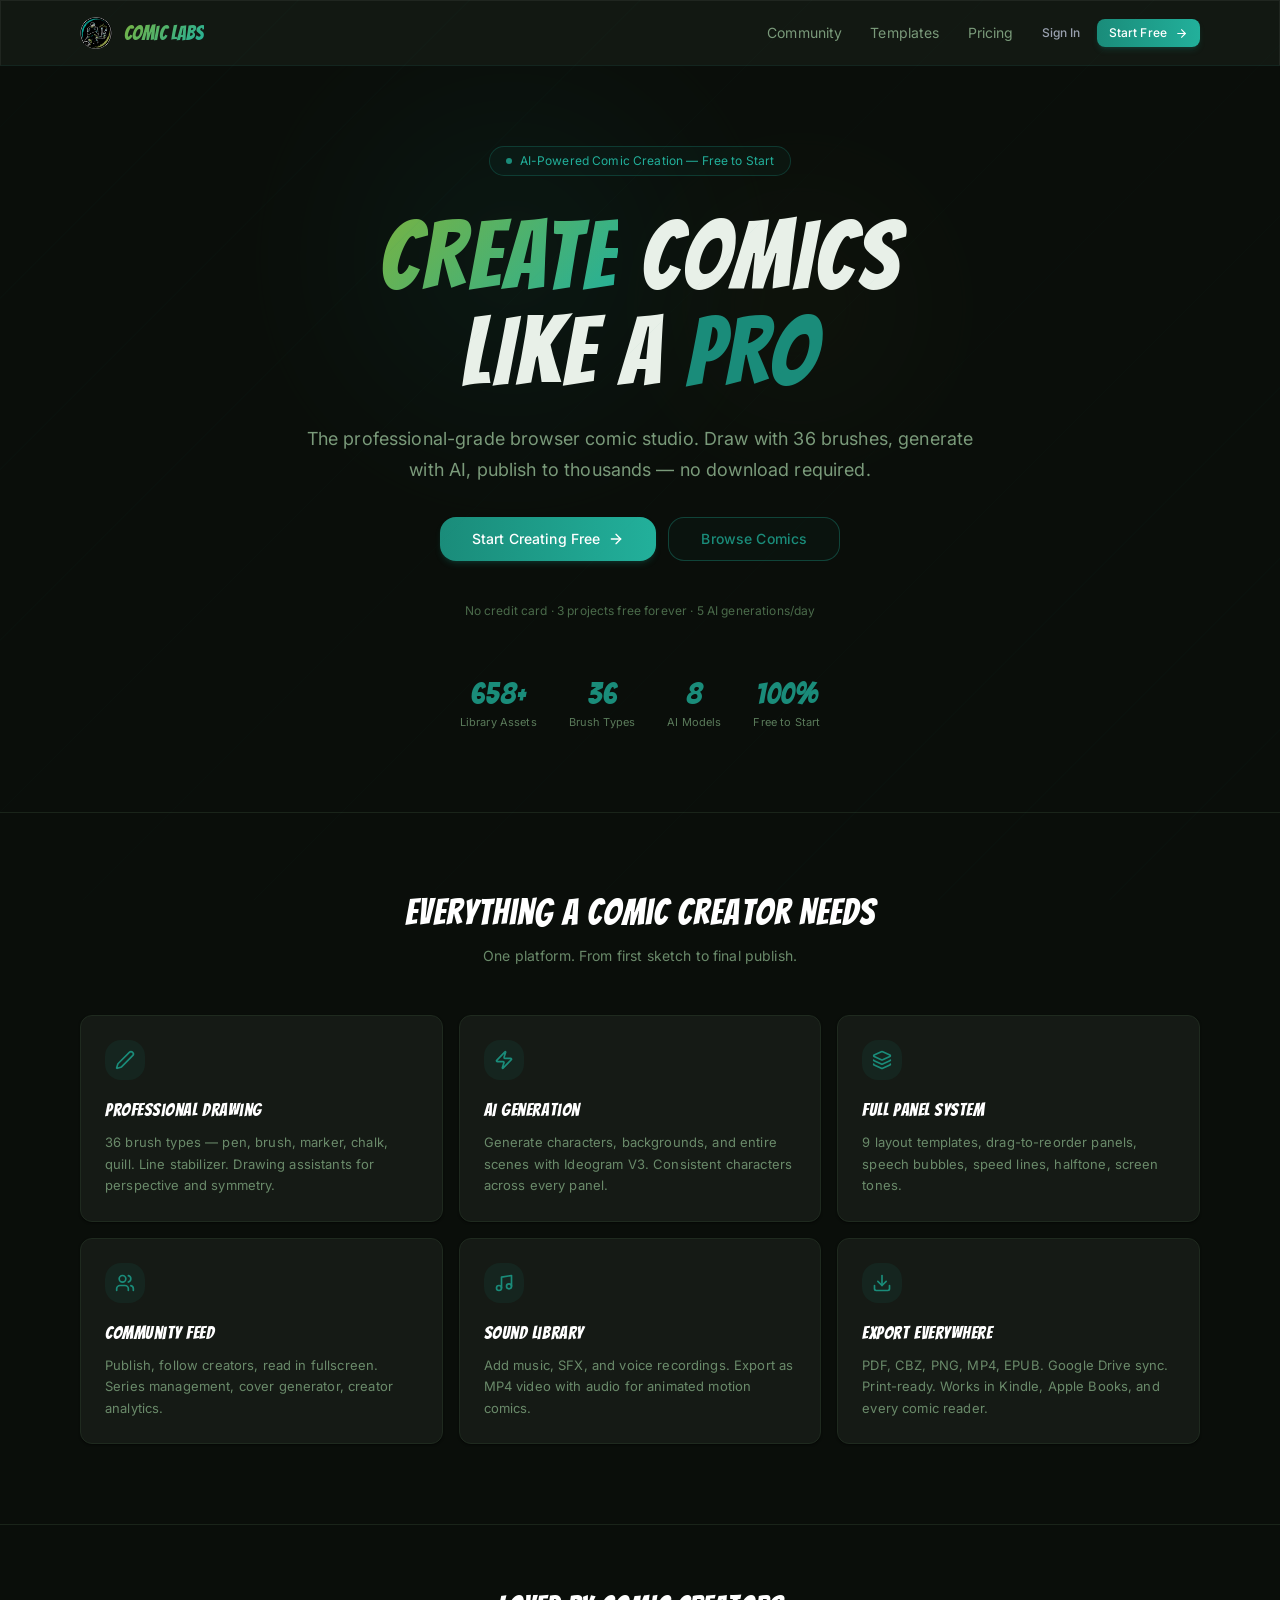
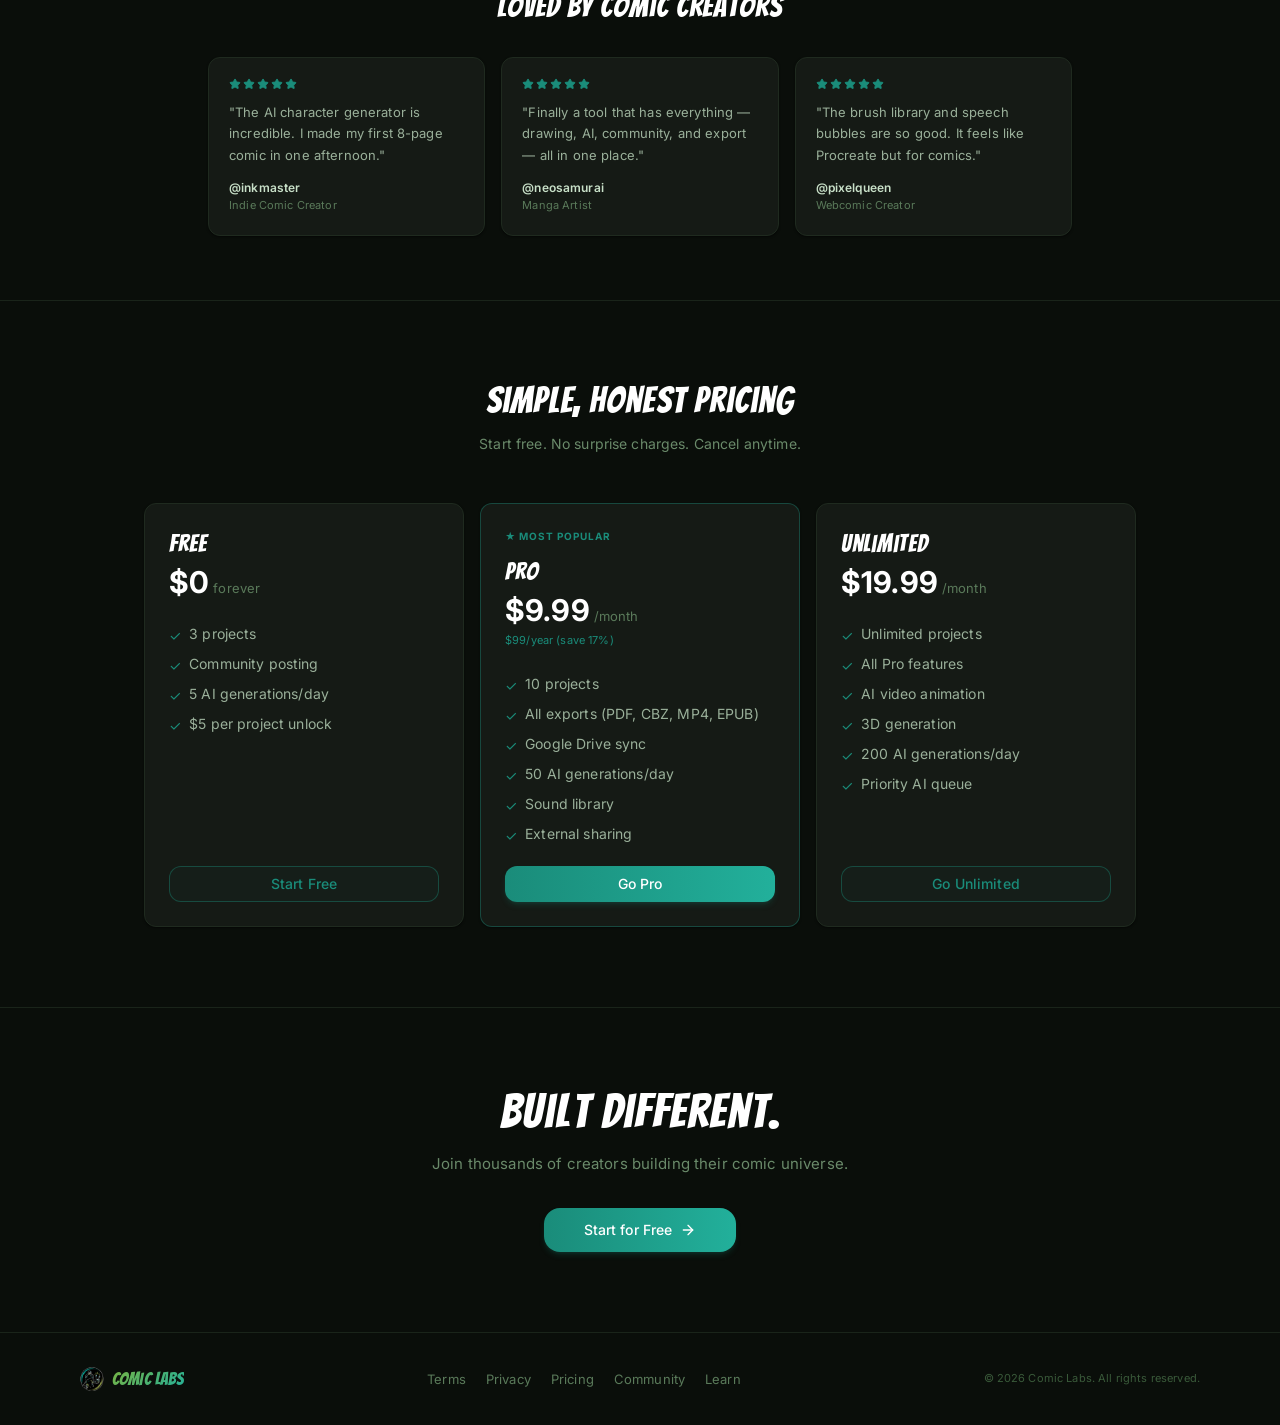
<file: index.html>
<!doctype html>
<html lang="en">
  <head>
    <meta charset="UTF-8" />
    <link rel="icon" href="/logo.png" />
    <meta name="viewport" content="width=device-width, initial-scale=1.0" />
    <title>Comic Labs — AI Comic Book Creator | Build Your Comic World</title>
    <meta name="description" content="Comic Labs is the professional comic creation studio. Draw, generate characters with AI, animate panels, and publish your comics — all in your browser. Free to start." />
    <meta name="keywords" content="comic book creator, AI comic maker, comic strip maker, manga creator, digital comics, comic art tool, AI image generation, comic book software online" />
    <meta name="author" content="Comic Labs" />
    <meta name="robots" content="index, follow" />
    <link rel="canonical" href="https://comiclab.app/" />

    <!-- Open Graph -->
    <meta property="og:type" content="website" />
    <meta property="og:url" content="https://comiclab.app/" />
    <meta property="og:title" content="Comic Labs — AI Comic Book Creator" />
    <meta property="og:description" content="Create professional comics with AI. Draw, generate, animate, and publish — all in your browser. Free to start." />
    <meta property="og:image" content="https://comiclab.app/logo.png" />
    <meta property="og:site_name" content="Comic Labs" />

    <!-- Twitter Card -->
    <meta name="twitter:card" content="summary_large_image" />
    <meta name="twitter:title" content="Comic Labs — AI Comic Book Creator" />
    <meta name="twitter:description" content="Create professional comics with AI. Free to start." />
    <meta name="twitter:image" content="https://comiclab.app/logo.png" />

    <meta name="theme-color" content="#0D0D0D" />
    <link rel="sitemap" type="application/xml" href="/sitemap.xml" />
    <link rel="manifest" href="/manifest.json" />
    <link rel="apple-touch-icon" href="/logo.png" />
    <meta name="apple-mobile-web-app-capable" content="yes" />
    <meta name="apple-mobile-web-app-status-bar-style" content="black-translucent" />
    <meta name="apple-mobile-web-app-title" content="Comic Labs" />

    <!-- Structured data -->
    <script type="application/ld+json">
    {
      "@context": "https://schema.org",
      "@type": "WebApplication",
      "name": "Comic Labs",
      "url": "https://comiclab.app",
      "description": "Professional comic book creation studio with AI-powered character generation, canvas editor, and publishing tools.",
      "applicationCategory": "DesignApplication",
      "operatingSystem": "Web Browser",
      "offers": [
        {"@type": "Offer", "price": "0", "priceCurrency": "USD", "name": "Free Plan"},
        {"@type": "Offer", "price": "9.99", "priceCurrency": "USD", "name": "Pro Plan"}
      ]
    }
    </script>
    <script type="module" crossorigin src="/assets/index-CdF2ZwtG.js"></script>
    <link rel="stylesheet" crossorigin href="/assets/index-DGoIVR2B.css">
  </head>
  <body>
    <div id="root"></div>
  </body>
</html>
</file>
<file: assets/index-DGoIVR2B.css>
@import "https://fonts.googleapis.com/css2?family=Bangers&family=Inter:wght@300;400;500;600;700&family=JetBrains+Mono&family=Permanent+Marker&family=Patrick+Hand&family=Anton&family=Oswald:wght@400;700&family=Boogaloo&family=Abril+Fatface&family=Special+Elite&family=Black+Ops+One&family=Creepster&family=Press+Start+2P&family=VT323&family=Righteous&family=Russo+One&family=Alfa+Slab+One&family=Bebas+Neue&family=Lilita+One&family=Fredoka+One&family=Exo+2:wght@700&family=Luckiest+Guy&family=Bungee&family=Bungee+Inline&family=Chewy&family=Titan+One&family=Sigmar+One&family=Bowlby+One+SC&family=Passion+One:wght@400;700&family=Bevan&family=Staatliches&family=Monoton&family=Knewave&family=Nosifer&family=Butcherman&family=Metal+Mania&family=Eater&family=Caveat:wght@400;700&family=Indie+Flower&family=Amatic+SC:wght@400;700&family=Kalam:wght@400;700&family=Architects+Daughter&family=Shadows+Into+Light&family=Gloria+Hallelujah&family=Rock+Salt&family=Baloo+2:wght@400;600;800&display=swap";@layer components;@layer properties{@supports (((-webkit-hyphens:none)) and (not (margin-trim:inline))) or ((-moz-orient:inline) and (not (color:rgb(from red r g b)))){*,:before,:after,::backdrop{--tw-translate-x:0;--tw-translate-y:0;--tw-translate-z:0;--tw-scale-x:1;--tw-scale-y:1;--tw-scale-z:1;--tw-rotate-x:initial;--tw-rotate-y:initial;--tw-rotate-z:initial;--tw-skew-x:initial;--tw-skew-y:initial;--tw-space-y-reverse:0;--tw-border-style:solid;--tw-gradient-position:initial;--tw-gradient-from:#0000;--tw-gradient-via:#0000;--tw-gradient-to:#0000;--tw-gradient-stops:initial;--tw-gradient-via-stops:initial;--tw-gradient-from-position:0%;--tw-gradient-via-position:50%;--tw-gradient-to-position:100%;--tw-leading:initial;--tw-font-weight:initial;--tw-tracking:initial;--tw-shadow:0 0 #0000;--tw-shadow-color:initial;--tw-shadow-alpha:100%;--tw-inset-shadow:0 0 #0000;--tw-inset-shadow-color:initial;--tw-inset-shadow-alpha:100%;--tw-ring-color:initial;--tw-ring-shadow:0 0 #0000;--tw-inset-ring-color:initial;--tw-inset-ring-shadow:0 0 #0000;--tw-ring-inset:initial;--tw-ring-offset-width:0px;--tw-ring-offset-color:#fff;--tw-ring-offset-shadow:0 0 #0000;--tw-outline-style:solid;--tw-blur:initial;--tw-brightness:initial;--tw-contrast:initial;--tw-grayscale:initial;--tw-hue-rotate:initial;--tw-invert:initial;--tw-opacity:initial;--tw-saturate:initial;--tw-sepia:initial;--tw-drop-shadow:initial;--tw-drop-shadow-color:initial;--tw-drop-shadow-alpha:100%;--tw-drop-shadow-size:initial;--tw-backdrop-blur:initial;--tw-backdrop-brightness:initial;--tw-backdrop-contrast:initial;--tw-backdrop-grayscale:initial;--tw-backdrop-hue-rotate:initial;--tw-backdrop-invert:initial;--tw-backdrop-opacity:initial;--tw-backdrop-saturate:initial;--tw-backdrop-sepia:initial;--tw-duration:initial}}}@layer theme{:root,:host{--font-sans:ui-sans-serif, system-ui, sans-serif, "Apple Color Emoji", "Segoe UI Emoji", "Segoe UI Symbol", "Noto Color Emoji";--font-mono:"JetBrains Mono", monospace;--color-red-300:oklch(80.8% .114 19.571);--color-red-400:oklch(70.4% .191 22.216);--color-red-500:oklch(63.7% .237 25.331);--color-red-600:oklch(57.7% .245 27.325);--color-red-900:oklch(39.6% .141 25.723);--color-orange-400:oklch(75% .183 55.934);--color-orange-500:oklch(70.5% .213 47.604);--color-orange-600:oklch(64.6% .222 41.116);--color-amber-100:oklch(96.2% .059 95.617);--color-amber-400:oklch(82.8% .189 84.429);--color-amber-500:oklch(76.9% .188 70.08);--color-amber-600:oklch(66.6% .179 58.318);--color-amber-700:oklch(55.5% .163 48.998);--color-amber-800:oklch(47.3% .137 46.201);--color-amber-900:oklch(41.4% .112 45.904);--color-yellow-100:oklch(97.3% .071 103.193);--color-yellow-200:oklch(94.5% .129 101.54);--color-yellow-300:oklch(90.5% .182 98.111);--color-yellow-400:oklch(85.2% .199 91.936);--color-yellow-500:oklch(79.5% .184 86.047);--color-yellow-600:oklch(68.1% .162 75.834);--color-green-300:oklch(87.1% .15 154.449);--color-green-400:oklch(79.2% .209 151.711);--color-green-500:oklch(72.3% .219 149.579);--color-green-600:oklch(62.7% .194 149.214);--color-green-700:oklch(52.7% .154 150.069);--color-teal-400:oklch(77.7% .152 181.912);--color-teal-500:oklch(70.4% .14 182.503);--color-teal-600:oklch(60% .118 184.704);--color-cyan-300:oklch(86.5% .127 207.078);--color-cyan-400:oklch(78.9% .154 211.53);--color-blue-100:oklch(93.2% .032 255.585);--color-blue-200:oklch(88.2% .059 254.128);--color-blue-300:oklch(80.9% .105 251.813);--color-blue-400:oklch(70.7% .165 254.624);--color-blue-500:oklch(62.3% .214 259.815);--color-blue-600:oklch(54.6% .245 262.881);--color-blue-900:oklch(37.9% .146 265.522);--color-indigo-300:oklch(78.5% .115 274.713);--color-indigo-900:oklch(35.9% .144 278.697);--color-purple-300:oklch(82.7% .119 306.383);--color-purple-400:oklch(71.4% .203 305.504);--color-purple-500:oklch(62.7% .265 303.9);--color-purple-600:oklch(55.8% .288 302.321);--color-purple-900:oklch(38.1% .176 304.987);--color-pink-300:oklch(82.3% .12 346.018);--color-pink-400:oklch(71.8% .202 349.761);--color-pink-500:oklch(65.6% .241 354.308);--color-gray-200:oklch(92.8% .006 264.531);--color-gray-300:oklch(87.2% .01 258.338);--color-gray-400:oklch(70.7% .022 261.325);--color-gray-500:oklch(55.1% .027 264.364);--color-gray-600:oklch(44.6% .03 256.802);--color-gray-700:oklch(37.3% .034 259.733);--color-gray-800:oklch(27.8% .033 256.848);--color-gray-900:oklch(21% .034 264.665);--color-stone-300:oklch(86.9% .005 56.366);--color-stone-500:oklch(55.3% .013 58.071);--color-stone-600:oklch(44.4% .011 73.639);--color-black:#000;--color-white:#fff;--spacing:.25rem;--container-sm:24rem;--container-md:28rem;--container-lg:32rem;--container-xl:36rem;--container-2xl:42rem;--container-3xl:48rem;--container-4xl:56rem;--container-5xl:64rem;--container-6xl:72rem;--container-7xl:80rem;--text-xs:.75rem;--text-xs--line-height:calc(1 / .75);--text-sm:.875rem;--text-sm--line-height:calc(1.25 / .875);--text-base:1rem;--text-base--line-height:calc(1.5 / 1);--text-lg:1.125rem;--text-lg--line-height:calc(1.75 / 1.125);--text-xl:1.25rem;--text-xl--line-height:calc(1.75 / 1.25);--text-2xl:1.5rem;--text-2xl--line-height:calc(2 / 1.5);--text-3xl:1.875rem;--text-3xl--line-height:calc(2.25 / 1.875);--text-4xl:2.25rem;--text-4xl--line-height:calc(2.5 / 2.25);--text-5xl:3rem;--text-5xl--line-height:1;--text-6xl:3.75rem;--text-6xl--line-height:1;--font-weight-medium:500;--font-weight-semibold:600;--font-weight-bold:700;--tracking-wide:.025em;--tracking-wider:.05em;--tracking-widest:.1em;--leading-tight:1.25;--leading-relaxed:1.625;--radius-sm:.25rem;--radius-md:.375rem;--radius-lg:.5rem;--radius-xl:.75rem;--shadow-sm:0 1px 3px 0 #0000001a, 0 1px 2px -1px #0000001a;--shadow-md:0 4px 6px -1px #0000001a, 0 2px 4px -2px #0000001a;--shadow-lg:0 10px 15px -3px #0000001a, 0 4px 6px -4px #0000001a;--ease-out:cubic-bezier(0, 0, .2, 1);--animate-spin:spin 1s linear infinite;--animate-pulse:pulse 2s cubic-bezier(.4, 0, .6, 1) infinite;--blur-sm:8px;--blur-md:12px;--aspect-video:16 / 9;--default-transition-duration:.15s;--default-transition-timing-function:cubic-bezier(.4, 0, .2, 1);--default-font-family:var(--font-sans);--default-mono-font-family:var(--font-mono);--color-olive:#4a5c2a;--color-olive-light:#5d7435;--color-green:#2d7a2d;--color-teal:#1a8c7a;--color-teal-light:#22b09b;--color-ink:#0d0d0d;--font-display:"Bangers", cursive;--font-body:"Inter", sans-serif}}@layer base{*,:after,:before,::backdrop{box-sizing:border-box;border:0 solid;margin:0;padding:0}::file-selector-button{box-sizing:border-box;border:0 solid;margin:0;padding:0}html,:host{-webkit-text-size-adjust:100%;tab-size:4;line-height:1.5;font-family:var(--default-font-family,ui-sans-serif, system-ui, sans-serif, "Apple Color Emoji", "Segoe UI Emoji", "Segoe UI Symbol", "Noto Color Emoji");font-feature-settings:var(--default-font-feature-settings,normal);font-variation-settings:var(--default-font-variation-settings,normal);-webkit-tap-highlight-color:transparent}hr{height:0;color:inherit;border-top-width:1px}abbr:where([title]){-webkit-text-decoration:underline dotted;text-decoration:underline dotted}h1,h2,h3,h4,h5,h6{font-size:inherit;font-weight:inherit}a{color:inherit;-webkit-text-decoration:inherit;-webkit-text-decoration:inherit;-webkit-text-decoration:inherit;-webkit-text-decoration:inherit;text-decoration:inherit}b,strong{font-weight:bolder}code,kbd,samp,pre{font-family:var(--default-mono-font-family,ui-monospace, SFMono-Regular, Menlo, Monaco, Consolas, "Liberation Mono", "Courier New", monospace);font-feature-settings:var(--default-mono-font-feature-settings,normal);font-variation-settings:var(--default-mono-font-variation-settings,normal);font-size:1em}small{font-size:80%}sub,sup{vertical-align:baseline;font-size:75%;line-height:0;position:relative}sub{bottom:-.25em}sup{top:-.5em}table{text-indent:0;border-color:inherit;border-collapse:collapse}:-moz-focusring{outline:auto}progress{vertical-align:baseline}summary{display:list-item}ol,ul,menu{list-style:none}img,svg,video,canvas,audio,iframe,embed,object{vertical-align:middle;display:block}img,video{max-width:100%;height:auto}button,input,select,optgroup,textarea{font:inherit;font-feature-settings:inherit;font-variation-settings:inherit;letter-spacing:inherit;color:inherit;opacity:1;background-color:#0000;border-radius:0}::file-selector-button{font:inherit;font-feature-settings:inherit;font-variation-settings:inherit;letter-spacing:inherit;color:inherit;opacity:1;background-color:#0000;border-radius:0}:where(select:is([multiple],[size])) optgroup{font-weight:bolder}:where(select:is([multiple],[size])) optgroup option{padding-inline-start:20px}::file-selector-button{margin-inline-end:4px}::placeholder{opacity:1}@supports (not ((-webkit-appearance:-apple-pay-button))) or (contain-intrinsic-size:1px){::placeholder{color:currentColor}@supports (color:color-mix(in lab, red, red)){::placeholder{color:color-mix(in oklab, currentcolor 50%, transparent)}}}textarea{resize:vertical}::-webkit-search-decoration{-webkit-appearance:none}::-webkit-date-and-time-value{min-height:1lh;text-align:inherit}::-webkit-datetime-edit{display:inline-flex}::-webkit-datetime-edit-fields-wrapper{padding:0}::-webkit-datetime-edit{padding-block:0}::-webkit-datetime-edit-year-field{padding-block:0}::-webkit-datetime-edit-month-field{padding-block:0}::-webkit-datetime-edit-day-field{padding-block:0}::-webkit-datetime-edit-hour-field{padding-block:0}::-webkit-datetime-edit-minute-field{padding-block:0}::-webkit-datetime-edit-second-field{padding-block:0}::-webkit-datetime-edit-millisecond-field{padding-block:0}::-webkit-datetime-edit-meridiem-field{padding-block:0}::-webkit-calendar-picker-indicator{line-height:1}:-moz-ui-invalid{box-shadow:none}button,input:where([type=button],[type=reset],[type=submit]){appearance:button}::file-selector-button{appearance:button}::-webkit-inner-spin-button{height:auto}::-webkit-outer-spin-button{height:auto}[hidden]:where(:not([hidden=until-found])){display:none!important}*{-webkit-user-select:none;user-select:none}input,textarea,[contenteditable]{-webkit-user-select:text;user-select:text}img,canvas{-webkit-user-drag:none;user-drag:none}body:after{content:"";pointer-events:none;z-index:99990;background-image:repeating-linear-gradient(-45deg,#0000 0 120px,#1a8c7a06 120px 121px);position:fixed;inset:0}*,:before,:after{box-sizing:border-box;margin:0;padding:0}html{scroll-behavior:smooth;-webkit-text-size-adjust:100%;-moz-text-size-adjust:100%;text-size-adjust:100%}html,body,#root{height:100%}body{color:#e8eae8;font-family:var(--font-body);-webkit-font-smoothing:antialiased;-moz-osx-font-smoothing:grayscale;letter-spacing:.01em;background-color:#0d0d0d;font-size:14px;line-height:1.6}h1,h2,h3,h4,h5,h6{font-family:var(--font-display);letter-spacing:.03em;color:#fff;line-height:1.2}.font-display{font-family:var(--font-display)}:focus-visible{outline-offset:2px;border-radius:var(--radius-sm);outline:2px solid #1a8c7a}::-webkit-scrollbar{width:4px;height:4px}::-webkit-scrollbar-track{background:0 0}::-webkit-scrollbar-thumb{background:#2a3a2a;border-radius:2px}::-webkit-scrollbar-thumb:hover{background:#1a8c7a}input,textarea,select{font-family:var(--font-body);font-size:13px}}@layer utilities{.pointer-events-auto{pointer-events:auto}.pointer-events-none{pointer-events:none}.invisible{visibility:hidden}.visible{visibility:visible}.absolute{position:absolute}.fixed{position:fixed}.relative{position:relative}.static{position:static}.sticky{position:sticky}.inset-0{inset:calc(var(--spacing) * 0)}.inset-3{inset:calc(var(--spacing) * 3)}.-top-0\.5{top:calc(var(--spacing) * -.5)}.-top-1{top:calc(var(--spacing) * -1)}.top-0{top:calc(var(--spacing) * 0)}.top-1{top:calc(var(--spacing) * 1)}.top-1\/2{top:50%}.top-2{top:calc(var(--spacing) * 2)}.top-4{top:calc(var(--spacing) * 4)}.top-5{top:calc(var(--spacing) * 5)}.top-10{top:calc(var(--spacing) * 10)}.top-20{top:calc(var(--spacing) * 20)}.-right-0\.5{right:calc(var(--spacing) * -.5)}.-right-1{right:calc(var(--spacing) * -1)}.right-0{right:calc(var(--spacing) * 0)}.right-1{right:calc(var(--spacing) * 1)}.right-1\/4{right:25%}.right-2{right:calc(var(--spacing) * 2)}.right-3{right:calc(var(--spacing) * 3)}.right-4{right:calc(var(--spacing) * 4)}.-bottom-1{bottom:calc(var(--spacing) * -1)}.bottom-0{bottom:calc(var(--spacing) * 0)}.bottom-4{bottom:calc(var(--spacing) * 4)}.left-0{left:calc(var(--spacing) * 0)}.left-1\/4{left:25%}.left-2{left:calc(var(--spacing) * 2)}.left-3{left:calc(var(--spacing) * 3)}.left-5{left:calc(var(--spacing) * 5)}.left-\[88px\]{left:88px}.left-full{left:100%}.isolate{isolation:isolate}.z-10{z-index:10}.z-20{z-index:20}.z-40{z-index:40}.z-50{z-index:50}.z-\[20\]{z-index:20}.z-\[30\]{z-index:30}.z-\[50\]{z-index:50}.z-\[100\]{z-index:100}.z-\[999\]{z-index:999}.z-\[1000\]{z-index:1000}.z-\[9998\]{z-index:9998}.z-\[9999\]{z-index:9999}.mx-auto{margin-inline:auto}.my-1{margin-block:calc(var(--spacing) * 1)}.my-3{margin-block:calc(var(--spacing) * 3)}.my-4{margin-block:calc(var(--spacing) * 4)}.my-5{margin-block:calc(var(--spacing) * 5)}.mt-0\.5{margin-top:calc(var(--spacing) * .5)}.mt-1{margin-top:calc(var(--spacing) * 1)}.mt-2{margin-top:calc(var(--spacing) * 2)}.mt-2\.5{margin-top:calc(var(--spacing) * 2.5)}.mt-3{margin-top:calc(var(--spacing) * 3)}.mt-4{margin-top:calc(var(--spacing) * 4)}.mt-6{margin-top:calc(var(--spacing) * 6)}.mt-8{margin-top:calc(var(--spacing) * 8)}.mt-14{margin-top:calc(var(--spacing) * 14)}.-mb-px{margin-bottom:-1px}.mb-0\.5{margin-bottom:calc(var(--spacing) * .5)}.mb-1{margin-bottom:calc(var(--spacing) * 1)}.mb-1\.5{margin-bottom:calc(var(--spacing) * 1.5)}.mb-2{margin-bottom:calc(var(--spacing) * 2)}.mb-3{margin-bottom:calc(var(--spacing) * 3)}.mb-4{margin-bottom:calc(var(--spacing) * 4)}.mb-5{margin-bottom:calc(var(--spacing) * 5)}.mb-6{margin-bottom:calc(var(--spacing) * 6)}.mb-8{margin-bottom:calc(var(--spacing) * 8)}.mb-10{margin-bottom:calc(var(--spacing) * 10)}.mb-12{margin-bottom:calc(var(--spacing) * 12)}.ml-0\.5{margin-left:calc(var(--spacing) * .5)}.ml-1{margin-left:calc(var(--spacing) * 1)}.ml-1\.5{margin-left:calc(var(--spacing) * 1.5)}.ml-4{margin-left:calc(var(--spacing) * 4)}.ml-auto{margin-left:auto}.line-clamp-2{-webkit-line-clamp:2;-webkit-box-orient:vertical;display:-webkit-box;overflow:hidden}.line-clamp-3{-webkit-line-clamp:3;-webkit-box-orient:vertical;display:-webkit-box;overflow:hidden}.block{display:block}.flex{display:flex}.grid{display:grid}.hidden{display:none}.inline{display:inline}.inline-block{display:inline-block}.inline-flex{display:inline-flex}.table{display:table}.aspect-\[2\/3\]{aspect-ratio:2/3}.aspect-\[3\/4\]{aspect-ratio:3/4}.aspect-\[4\/3\]{aspect-ratio:4/3}.aspect-square{aspect-ratio:1}.aspect-video{aspect-ratio:var(--aspect-video)}.h-1{height:calc(var(--spacing) * 1)}.h-1\.5{height:calc(var(--spacing) * 1.5)}.h-2{height:calc(var(--spacing) * 2)}.h-3{height:calc(var(--spacing) * 3)}.h-3\.5{height:calc(var(--spacing) * 3.5)}.h-4{height:calc(var(--spacing) * 4)}.h-5{height:calc(var(--spacing) * 5)}.h-6{height:calc(var(--spacing) * 6)}.h-7{height:calc(var(--spacing) * 7)}.h-8{height:calc(var(--spacing) * 8)}.h-9{height:calc(var(--spacing) * 9)}.h-10{height:calc(var(--spacing) * 10)}.h-11{height:calc(var(--spacing) * 11)}.h-12{height:calc(var(--spacing) * 12)}.h-14{height:calc(var(--spacing) * 14)}.h-16{height:calc(var(--spacing) * 16)}.h-20{height:calc(var(--spacing) * 20)}.h-32{height:calc(var(--spacing) * 32)}.h-80{height:calc(var(--spacing) * 80)}.h-96{height:calc(var(--spacing) * 96)}.h-full{height:100%}.h-px{height:1px}.h-screen{height:100vh}.max-h-36{max-height:calc(var(--spacing) * 36)}.max-h-80{max-height:calc(var(--spacing) * 80)}.max-h-\[85vh\]{max-height:85vh}.max-h-full{max-height:100%}.min-h-64{min-height:calc(var(--spacing) * 64)}.min-h-\[4px\]{min-height:4px}.min-h-full{min-height:100%}.min-h-screen{min-height:100vh}.w-1\.5{width:calc(var(--spacing) * 1.5)}.w-1\/2{width:50%}.w-2{width:calc(var(--spacing) * 2)}.w-3{width:calc(var(--spacing) * 3)}.w-3\.5{width:calc(var(--spacing) * 3.5)}.w-3\/4{width:75%}.w-4{width:calc(var(--spacing) * 4)}.w-5{width:calc(var(--spacing) * 5)}.w-6{width:calc(var(--spacing) * 6)}.w-7{width:calc(var(--spacing) * 7)}.w-8{width:calc(var(--spacing) * 8)}.w-9{width:calc(var(--spacing) * 9)}.w-10{width:calc(var(--spacing) * 10)}.w-12{width:calc(var(--spacing) * 12)}.w-14{width:calc(var(--spacing) * 14)}.w-16{width:calc(var(--spacing) * 16)}.w-20{width:calc(var(--spacing) * 20)}.w-28{width:calc(var(--spacing) * 28)}.w-36{width:calc(var(--spacing) * 36)}.w-40{width:calc(var(--spacing) * 40)}.w-44{width:calc(var(--spacing) * 44)}.w-48{width:calc(var(--spacing) * 48)}.w-52{width:calc(var(--spacing) * 52)}.w-56{width:calc(var(--spacing) * 56)}.w-60{width:calc(var(--spacing) * 60)}.w-64{width:calc(var(--spacing) * 64)}.w-72{width:calc(var(--spacing) * 72)}.w-80{width:calc(var(--spacing) * 80)}.w-96{width:calc(var(--spacing) * 96)}.w-\[88px\]{width:88px}.w-full{width:100%}.max-w-2xl{max-width:var(--container-2xl)}.max-w-3xl{max-width:var(--container-3xl)}.max-w-4xl{max-width:var(--container-4xl)}.max-w-5xl{max-width:var(--container-5xl)}.max-w-6xl{max-width:var(--container-6xl)}.max-w-7xl{max-width:var(--container-7xl)}.max-w-32{max-width:calc(var(--spacing) * 32)}.max-w-48{max-width:calc(var(--spacing) * 48)}.max-w-full{max-width:100%}.max-w-lg{max-width:var(--container-lg)}.max-w-md{max-width:var(--container-md)}.max-w-none{max-width:none}.max-w-sm{max-width:var(--container-sm)}.max-w-xl{max-width:var(--container-xl)}.min-w-0{min-width:calc(var(--spacing) * 0)}.min-w-72{min-width:calc(var(--spacing) * 72)}.min-w-\[160px\]{min-width:160px}.flex-1{flex:1}.shrink-0{flex-shrink:0}.-translate-y-1\/2{--tw-translate-y:calc(calc(1 / 2 * 100%) * -1);translate:var(--tw-translate-x) var(--tw-translate-y)}.scale-110{--tw-scale-x:110%;--tw-scale-y:110%;--tw-scale-z:110%;scale:var(--tw-scale-x) var(--tw-scale-y)}.transform{transform:var(--tw-rotate-x,) var(--tw-rotate-y,) var(--tw-rotate-z,) var(--tw-skew-x,) var(--tw-skew-y,)}.animate-pulse{animation:var(--animate-pulse)}.animate-spin{animation:var(--animate-spin)}.cursor-e-resize{cursor:e-resize}.cursor-grab{cursor:grab}.cursor-not-allowed{cursor:not-allowed}.cursor-pointer{cursor:pointer}.cursor-s-resize{cursor:s-resize}.resize{resize:both}.resize-none{resize:none}.resize-y{resize:vertical}.scrollbar-thin{scrollbar-width:thin}.list-decimal{list-style-type:decimal}.list-disc{list-style-type:disc}.grid-cols-1{grid-template-columns:repeat(1,minmax(0,1fr))}.grid-cols-2{grid-template-columns:repeat(2,minmax(0,1fr))}.grid-cols-3{grid-template-columns:repeat(3,minmax(0,1fr))}.grid-cols-4{grid-template-columns:repeat(4,minmax(0,1fr))}.grid-cols-5{grid-template-columns:repeat(5,minmax(0,1fr))}.grid-cols-6{grid-template-columns:repeat(6,minmax(0,1fr))}.flex-col{flex-direction:column}.flex-wrap{flex-wrap:wrap}.items-baseline{align-items:baseline}.items-center{align-items:center}.items-end{align-items:flex-end}.items-start{align-items:flex-start}.justify-around{justify-content:space-around}.justify-between{justify-content:space-between}.justify-center{justify-content:center}.justify-end{justify-content:flex-end}.gap-0\.5{gap:calc(var(--spacing) * .5)}.gap-1{gap:calc(var(--spacing) * 1)}.gap-1\.5{gap:calc(var(--spacing) * 1.5)}.gap-2{gap:calc(var(--spacing) * 2)}.gap-2\.5{gap:calc(var(--spacing) * 2.5)}.gap-3{gap:calc(var(--spacing) * 3)}.gap-4{gap:calc(var(--spacing) * 4)}.gap-5{gap:calc(var(--spacing) * 5)}.gap-6{gap:calc(var(--spacing) * 6)}.gap-8{gap:calc(var(--spacing) * 8)}:where(.space-y-0\.5>:not(:last-child)){--tw-space-y-reverse:0;margin-block-start:calc(calc(var(--spacing) * .5) * var(--tw-space-y-reverse));margin-block-end:calc(calc(var(--spacing) * .5) * calc(1 - var(--tw-space-y-reverse)))}:where(.space-y-1>:not(:last-child)){--tw-space-y-reverse:0;margin-block-start:calc(calc(var(--spacing) * 1) * var(--tw-space-y-reverse));margin-block-end:calc(calc(var(--spacing) * 1) * calc(1 - var(--tw-space-y-reverse)))}.self-start{align-self:flex-start}.truncate{text-overflow:ellipsis;white-space:nowrap;overflow:hidden}.overflow-auto{overflow:auto}.overflow-hidden{overflow:hidden}.overflow-x-auto{overflow-x:auto}.overflow-y-auto{overflow-y:auto}.rounded{border-radius:.25rem}.rounded-full{border-radius:3.40282e38px}.rounded-lg{border-radius:var(--radius-lg)}.rounded-md{border-radius:var(--radius-md)}.rounded-sm{border-radius:var(--radius-sm)}.rounded-xl{border-radius:var(--radius-xl)}.rounded-t{border-top-left-radius:.25rem;border-top-right-radius:.25rem}.border{border-style:var(--tw-border-style);border-width:1px}.border-2{border-style:var(--tw-border-style);border-width:2px}.border-t{border-top-style:var(--tw-border-style);border-top-width:1px}.border-t-2{border-top-style:var(--tw-border-style);border-top-width:2px}.border-r{border-right-style:var(--tw-border-style);border-right-width:1px}.border-b{border-bottom-style:var(--tw-border-style);border-bottom-width:1px}.border-b-2{border-bottom-style:var(--tw-border-style);border-bottom-width:2px}.border-l{border-left-style:var(--tw-border-style);border-left-width:1px}.border-l-2{border-left-style:var(--tw-border-style);border-left-width:2px}.border-dashed{--tw-border-style:dashed;border-style:dashed}.border-none{--tw-border-style:none;border-style:none}.border-\[\#0d0d0d\]{border-color:#0d0d0d}.border-\[\#1a241a\]{border-color:#1a241a}.border-\[\#1e1e1e\]{border-color:#1e1e1e}.border-\[\#2a2a2a\]{border-color:#2a2a2a}.border-\[\#2a4a2a\]{border-color:#2a4a2a}.border-\[\#3a3a3a\]{border-color:#3a3a3a}.border-\[\#222\]{border-color:#222}.border-\[\#ccc\]{border-color:#ccc}.border-blue-400\/30{border-color:#54a2ff4d}@supports (color:color-mix(in lab, red, red)){.border-blue-400\/30{border-color:color-mix(in oklab, var(--color-blue-400) 30%, transparent)}}.border-green{border-color:var(--color-green)}.border-green-400\/30{border-color:#05df724d}@supports (color:color-mix(in lab, red, red)){.border-green-400\/30{border-color:color-mix(in oklab, var(--color-green-400) 30%, transparent)}}.border-olive\/20{border-color:#4a5c2a33}@supports (color:color-mix(in lab, red, red)){.border-olive\/20{border-color:color-mix(in oklab, var(--color-olive) 20%, transparent)}}.border-olive\/30{border-color:#4a5c2a4d}@supports (color:color-mix(in lab, red, red)){.border-olive\/30{border-color:color-mix(in oklab, var(--color-olive) 30%, transparent)}}.border-pink-400\/30{border-color:#fb64b64d}@supports (color:color-mix(in lab, red, red)){.border-pink-400\/30{border-color:color-mix(in oklab, var(--color-pink-400) 30%, transparent)}}.border-purple-400\/30{border-color:#c07eff4d}@supports (color:color-mix(in lab, red, red)){.border-purple-400\/30{border-color:color-mix(in oklab, var(--color-purple-400) 30%, transparent)}}.border-purple-500{border-color:var(--color-purple-500)}.border-purple-500\/20{border-color:#ac4bff33}@supports (color:color-mix(in lab, red, red)){.border-purple-500\/20{border-color:color-mix(in oklab, var(--color-purple-500) 20%, transparent)}}.border-purple-500\/30{border-color:#ac4bff4d}@supports (color:color-mix(in lab, red, red)){.border-purple-500\/30{border-color:color-mix(in oklab, var(--color-purple-500) 30%, transparent)}}.border-red-400{border-color:var(--color-red-400)}.border-red-400\/30{border-color:#ff65684d}@supports (color:color-mix(in lab, red, red)){.border-red-400\/30{border-color:color-mix(in oklab, var(--color-red-400) 30%, transparent)}}.border-red-500{border-color:var(--color-red-500)}.border-red-500\/30{border-color:#fb2c364d}@supports (color:color-mix(in lab, red, red)){.border-red-500\/30{border-color:color-mix(in oklab, var(--color-red-500) 30%, transparent)}}.border-red-900\/30{border-color:#82181a4d}@supports (color:color-mix(in lab, red, red)){.border-red-900\/30{border-color:color-mix(in oklab, var(--color-red-900) 30%, transparent)}}.border-teal{border-color:var(--color-teal)}.border-teal\/20{border-color:#1a8c7a33}@supports (color:color-mix(in lab, red, red)){.border-teal\/20{border-color:color-mix(in oklab, var(--color-teal) 20%, transparent)}}.border-teal\/30{border-color:#1a8c7a4d}@supports (color:color-mix(in lab, red, red)){.border-teal\/30{border-color:color-mix(in oklab, var(--color-teal) 30%, transparent)}}.border-teal\/40{border-color:#1a8c7a66}@supports (color:color-mix(in lab, red, red)){.border-teal\/40{border-color:color-mix(in oklab, var(--color-teal) 40%, transparent)}}.border-transparent{border-color:#0000}.border-white{border-color:var(--color-white)}.border-white\/30{border-color:#ffffff4d}@supports (color:color-mix(in lab, red, red)){.border-white\/30{border-color:color-mix(in oklab, var(--color-white) 30%, transparent)}}.border-yellow-400{border-color:var(--color-yellow-400)}.border-yellow-400\/30{border-color:#fac8004d}@supports (color:color-mix(in lab, red, red)){.border-yellow-400\/30{border-color:color-mix(in oklab, var(--color-yellow-400) 30%, transparent)}}.border-yellow-500{border-color:var(--color-yellow-500)}.border-yellow-500\/20{border-color:#edb20033}@supports (color:color-mix(in lab, red, red)){.border-yellow-500\/20{border-color:color-mix(in oklab, var(--color-yellow-500) 20%, transparent)}}.border-yellow-500\/30{border-color:#edb2004d}@supports (color:color-mix(in lab, red, red)){.border-yellow-500\/30{border-color:color-mix(in oklab, var(--color-yellow-500) 30%, transparent)}}.border-t-teal{border-top-color:var(--color-teal)}.border-t-transparent{border-top-color:#0000}.bg-\[\#0a0a0a\]{background-color:#0a0a0a}.bg-\[\#0a0e0a\]{background-color:#0a0e0a}.bg-\[\#0a0f0a\]{background-color:#0a0f0a}.bg-\[\#0a130a\]{background-color:#0a130a}.bg-\[\#0d0d0d\]{background-color:#0d0d0d}.bg-\[\#0f130f\]{background-color:#0f130f}.bg-\[\#1a1a1a\]{background-color:#1a1a1a}.bg-\[\#1a2a1a\]{background-color:#1a2a1a}.bg-\[\#1e1e1e\]{background-color:#1e1e1e}.bg-\[\#2a2a2a\]{background-color:#2a2a2a}.bg-\[\#111\]{background-color:#111}.bg-\[\#111a11\]{background-color:#111a11}.bg-\[\#080808\]{background-color:#080808}.bg-\[\#080808\]\/95{background-color:oklab(13.4409% 3.72529e-9 7.45058e-9/.95)}.bg-\[\#141414\]{background-color:#141414}.bg-\[rgba\(15\,19\,15\,0\.92\)\]{background-color:#0f130feb}.bg-amber-100{background-color:var(--color-amber-100)}.bg-amber-400{background-color:var(--color-amber-400)}.bg-amber-500{background-color:var(--color-amber-500)}.bg-amber-600{background-color:var(--color-amber-600)}.bg-amber-700{background-color:var(--color-amber-700)}.bg-amber-800{background-color:var(--color-amber-800)}.bg-amber-900{background-color:var(--color-amber-900)}.bg-black{background-color:var(--color-black)}.bg-black\/0{background-color:#0000}@supports (color:color-mix(in lab, red, red)){.bg-black\/0{background-color:color-mix(in oklab, var(--color-black) 0%, transparent)}}.bg-black\/40{background-color:#0006}@supports (color:color-mix(in lab, red, red)){.bg-black\/40{background-color:color-mix(in oklab, var(--color-black) 40%, transparent)}}.bg-black\/50{background-color:#00000080}@supports (color:color-mix(in lab, red, red)){.bg-black\/50{background-color:color-mix(in oklab, var(--color-black) 50%, transparent)}}.bg-black\/60{background-color:#0009}@supports (color:color-mix(in lab, red, red)){.bg-black\/60{background-color:color-mix(in oklab, var(--color-black) 60%, transparent)}}.bg-black\/70{background-color:#000000b3}@supports (color:color-mix(in lab, red, red)){.bg-black\/70{background-color:color-mix(in oklab, var(--color-black) 70%, transparent)}}.bg-blue-100{background-color:var(--color-blue-100)}.bg-blue-200{background-color:var(--color-blue-200)}.bg-blue-300{background-color:var(--color-blue-300)}.bg-blue-400{background-color:var(--color-blue-400)}.bg-blue-400\/5{background-color:#54a2ff0d}@supports (color:color-mix(in lab, red, red)){.bg-blue-400\/5{background-color:color-mix(in oklab, var(--color-blue-400) 5%, transparent)}}.bg-blue-400\/10{background-color:#54a2ff1a}@supports (color:color-mix(in lab, red, red)){.bg-blue-400\/10{background-color:color-mix(in oklab, var(--color-blue-400) 10%, transparent)}}.bg-blue-500{background-color:var(--color-blue-500)}.bg-blue-500\/15{background-color:#3080ff26}@supports (color:color-mix(in lab, red, red)){.bg-blue-500\/15{background-color:color-mix(in oklab, var(--color-blue-500) 15%, transparent)}}.bg-blue-600{background-color:var(--color-blue-600)}.bg-blue-900{background-color:var(--color-blue-900)}.bg-cyan-300{background-color:var(--color-cyan-300)}.bg-cyan-400{background-color:var(--color-cyan-400)}.bg-gray-200{background-color:var(--color-gray-200)}.bg-gray-300{background-color:var(--color-gray-300)}.bg-gray-400{background-color:var(--color-gray-400)}.bg-gray-500{background-color:var(--color-gray-500)}.bg-gray-600{background-color:var(--color-gray-600)}.bg-gray-700{background-color:var(--color-gray-700)}.bg-gray-800{background-color:var(--color-gray-800)}.bg-gray-900{background-color:var(--color-gray-900)}.bg-green-400{background-color:var(--color-green-400)}.bg-green-400\/5{background-color:#05df720d}@supports (color:color-mix(in lab, red, red)){.bg-green-400\/5{background-color:color-mix(in oklab, var(--color-green-400) 5%, transparent)}}.bg-green-400\/10{background-color:#05df721a}@supports (color:color-mix(in lab, red, red)){.bg-green-400\/10{background-color:color-mix(in oklab, var(--color-green-400) 10%, transparent)}}.bg-green-400\/20{background-color:#05df7233}@supports (color:color-mix(in lab, red, red)){.bg-green-400\/20{background-color:color-mix(in oklab, var(--color-green-400) 20%, transparent)}}.bg-green-500{background-color:var(--color-green-500)}.bg-green-600{background-color:var(--color-green-600)}.bg-green-700{background-color:var(--color-green-700)}.bg-green\/10{background-color:#2d7a2d1a}@supports (color:color-mix(in lab, red, red)){.bg-green\/10{background-color:color-mix(in oklab, var(--color-green) 10%, transparent)}}.bg-indigo-300{background-color:var(--color-indigo-300)}.bg-indigo-900{background-color:var(--color-indigo-900)}.bg-ink{background-color:var(--color-ink)}.bg-ink\/90{background-color:#0d0d0de6}@supports (color:color-mix(in lab, red, red)){.bg-ink\/90{background-color:color-mix(in oklab, var(--color-ink) 90%, transparent)}}.bg-olive\/5{background-color:#4a5c2a0d}@supports (color:color-mix(in lab, red, red)){.bg-olive\/5{background-color:color-mix(in oklab, var(--color-olive) 5%, transparent)}}.bg-olive\/10{background-color:#4a5c2a1a}@supports (color:color-mix(in lab, red, red)){.bg-olive\/10{background-color:color-mix(in oklab, var(--color-olive) 10%, transparent)}}.bg-olive\/20{background-color:#4a5c2a33}@supports (color:color-mix(in lab, red, red)){.bg-olive\/20{background-color:color-mix(in oklab, var(--color-olive) 20%, transparent)}}.bg-orange-400\/10{background-color:#ff8b1a1a}@supports (color:color-mix(in lab, red, red)){.bg-orange-400\/10{background-color:color-mix(in oklab, var(--color-orange-400) 10%, transparent)}}.bg-orange-500{background-color:var(--color-orange-500)}.bg-orange-600{background-color:var(--color-orange-600)}.bg-pink-400\/5{background-color:#fb64b60d}@supports (color:color-mix(in lab, red, red)){.bg-pink-400\/5{background-color:color-mix(in oklab, var(--color-pink-400) 5%, transparent)}}.bg-pink-400\/10{background-color:#fb64b61a}@supports (color:color-mix(in lab, red, red)){.bg-pink-400\/10{background-color:color-mix(in oklab, var(--color-pink-400) 10%, transparent)}}.bg-pink-500\/20{background-color:#f6339a33}@supports (color:color-mix(in lab, red, red)){.bg-pink-500\/20{background-color:color-mix(in oklab, var(--color-pink-500) 20%, transparent)}}.bg-pink-500\/30{background-color:#f6339a4d}@supports (color:color-mix(in lab, red, red)){.bg-pink-500\/30{background-color:color-mix(in oklab, var(--color-pink-500) 30%, transparent)}}.bg-purple-300{background-color:var(--color-purple-300)}.bg-purple-400{background-color:var(--color-purple-400)}.bg-purple-400\/5{background-color:#c07eff0d}@supports (color:color-mix(in lab, red, red)){.bg-purple-400\/5{background-color:color-mix(in oklab, var(--color-purple-400) 5%, transparent)}}.bg-purple-400\/10{background-color:#c07eff1a}@supports (color:color-mix(in lab, red, red)){.bg-purple-400\/10{background-color:color-mix(in oklab, var(--color-purple-400) 10%, transparent)}}.bg-purple-500{background-color:var(--color-purple-500)}.bg-purple-500\/5{background-color:#ac4bff0d}@supports (color:color-mix(in lab, red, red)){.bg-purple-500\/5{background-color:color-mix(in oklab, var(--color-purple-500) 5%, transparent)}}.bg-purple-500\/10{background-color:#ac4bff1a}@supports (color:color-mix(in lab, red, red)){.bg-purple-500\/10{background-color:color-mix(in oklab, var(--color-purple-500) 10%, transparent)}}.bg-red-400{background-color:var(--color-red-400)}.bg-red-400\/5{background-color:#ff65680d}@supports (color:color-mix(in lab, red, red)){.bg-red-400\/5{background-color:color-mix(in oklab, var(--color-red-400) 5%, transparent)}}.bg-red-400\/10{background-color:#ff65681a}@supports (color:color-mix(in lab, red, red)){.bg-red-400\/10{background-color:color-mix(in oklab, var(--color-red-400) 10%, transparent)}}.bg-red-500{background-color:var(--color-red-500)}.bg-red-500\/10{background-color:#fb2c361a}@supports (color:color-mix(in lab, red, red)){.bg-red-500\/10{background-color:color-mix(in oklab, var(--color-red-500) 10%, transparent)}}.bg-red-500\/15{background-color:#fb2c3626}@supports (color:color-mix(in lab, red, red)){.bg-red-500\/15{background-color:color-mix(in oklab, var(--color-red-500) 15%, transparent)}}.bg-red-600{background-color:var(--color-red-600)}.bg-red-600\/90{background-color:#e40014e6}@supports (color:color-mix(in lab, red, red)){.bg-red-600\/90{background-color:color-mix(in oklab, var(--color-red-600) 90%, transparent)}}.bg-stone-300{background-color:var(--color-stone-300)}.bg-stone-500{background-color:var(--color-stone-500)}.bg-stone-600{background-color:var(--color-stone-600)}.bg-teal{background-color:var(--color-teal)}.bg-teal-400{background-color:var(--color-teal-400)}.bg-teal-500{background-color:var(--color-teal-500)}.bg-teal\/2{background-color:#1a8c7a05}@supports (color:color-mix(in lab, red, red)){.bg-teal\/2{background-color:color-mix(in oklab, var(--color-teal) 2%, transparent)}}.bg-teal\/4{background-color:#1a8c7a0a}@supports (color:color-mix(in lab, red, red)){.bg-teal\/4{background-color:color-mix(in oklab, var(--color-teal) 4%, transparent)}}.bg-teal\/5{background-color:#1a8c7a0d}@supports (color:color-mix(in lab, red, red)){.bg-teal\/5{background-color:color-mix(in oklab, var(--color-teal) 5%, transparent)}}.bg-teal\/10{background-color:#1a8c7a1a}@supports (color:color-mix(in lab, red, red)){.bg-teal\/10{background-color:color-mix(in oklab, var(--color-teal) 10%, transparent)}}.bg-teal\/15{background-color:#1a8c7a26}@supports (color:color-mix(in lab, red, red)){.bg-teal\/15{background-color:color-mix(in oklab, var(--color-teal) 15%, transparent)}}.bg-teal\/20{background-color:#1a8c7a33}@supports (color:color-mix(in lab, red, red)){.bg-teal\/20{background-color:color-mix(in oklab, var(--color-teal) 20%, transparent)}}.bg-teal\/70{background-color:#1a8c7ab3}@supports (color:color-mix(in lab, red, red)){.bg-teal\/70{background-color:color-mix(in oklab, var(--color-teal) 70%, transparent)}}.bg-teal\/80{background-color:#1a8c7acc}@supports (color:color-mix(in lab, red, red)){.bg-teal\/80{background-color:color-mix(in oklab, var(--color-teal) 80%, transparent)}}.bg-transparent{background-color:#0000}.bg-white{background-color:var(--color-white)}.bg-white\/10{background-color:#ffffff1a}@supports (color:color-mix(in lab, red, red)){.bg-white\/10{background-color:color-mix(in oklab, var(--color-white) 10%, transparent)}}.bg-yellow-100{background-color:var(--color-yellow-100)}.bg-yellow-200{background-color:var(--color-yellow-200)}.bg-yellow-300{background-color:var(--color-yellow-300)}.bg-yellow-400{background-color:var(--color-yellow-400)}.bg-yellow-400\/5{background-color:#fac8000d}@supports (color:color-mix(in lab, red, red)){.bg-yellow-400\/5{background-color:color-mix(in oklab, var(--color-yellow-400) 5%, transparent)}}.bg-yellow-400\/10{background-color:#fac8001a}@supports (color:color-mix(in lab, red, red)){.bg-yellow-400\/10{background-color:color-mix(in oklab, var(--color-yellow-400) 10%, transparent)}}.bg-yellow-600{background-color:var(--color-yellow-600)}.bg-gradient-to-r{--tw-gradient-position:to right in oklab;background-image:linear-gradient(var(--tw-gradient-stops))}.bg-gradient-to-t{--tw-gradient-position:to top in oklab;background-image:linear-gradient(var(--tw-gradient-stops))}.from-amber-500{--tw-gradient-from:var(--color-amber-500);--tw-gradient-stops:var(--tw-gradient-via-stops,var(--tw-gradient-position), var(--tw-gradient-from) var(--tw-gradient-from-position), var(--tw-gradient-to) var(--tw-gradient-to-position))}.from-black\/80{--tw-gradient-from:#000c}@supports (color:color-mix(in lab, red, red)){.from-black\/80{--tw-gradient-from:color-mix(in oklab, var(--color-black) 80%, transparent)}}.from-black\/80{--tw-gradient-stops:var(--tw-gradient-via-stops,var(--tw-gradient-position), var(--tw-gradient-from) var(--tw-gradient-from-position), var(--tw-gradient-to) var(--tw-gradient-to-position))}.from-blue-400{--tw-gradient-from:var(--color-blue-400);--tw-gradient-stops:var(--tw-gradient-via-stops,var(--tw-gradient-position), var(--tw-gradient-from) var(--tw-gradient-from-position), var(--tw-gradient-to) var(--tw-gradient-to-position))}.from-blue-600{--tw-gradient-from:var(--color-blue-600);--tw-gradient-stops:var(--tw-gradient-via-stops,var(--tw-gradient-position), var(--tw-gradient-from) var(--tw-gradient-from-position), var(--tw-gradient-to) var(--tw-gradient-to-position))}.from-gray-700{--tw-gradient-from:var(--color-gray-700);--tw-gradient-stops:var(--tw-gradient-via-stops,var(--tw-gradient-position), var(--tw-gradient-from) var(--tw-gradient-from-position), var(--tw-gradient-to) var(--tw-gradient-to-position))}.from-gray-900{--tw-gradient-from:var(--color-gray-900);--tw-gradient-stops:var(--tw-gradient-via-stops,var(--tw-gradient-position), var(--tw-gradient-from) var(--tw-gradient-from-position), var(--tw-gradient-to) var(--tw-gradient-to-position))}.from-olive{--tw-gradient-from:var(--color-olive);--tw-gradient-stops:var(--tw-gradient-via-stops,var(--tw-gradient-position), var(--tw-gradient-from) var(--tw-gradient-from-position), var(--tw-gradient-to) var(--tw-gradient-to-position))}.from-pink-400{--tw-gradient-from:var(--color-pink-400);--tw-gradient-stops:var(--tw-gradient-via-stops,var(--tw-gradient-position), var(--tw-gradient-from) var(--tw-gradient-from-position), var(--tw-gradient-to) var(--tw-gradient-to-position))}.from-purple-600{--tw-gradient-from:var(--color-purple-600);--tw-gradient-stops:var(--tw-gradient-via-stops,var(--tw-gradient-position), var(--tw-gradient-from) var(--tw-gradient-from-position), var(--tw-gradient-to) var(--tw-gradient-to-position))}.from-teal{--tw-gradient-from:var(--color-teal);--tw-gradient-stops:var(--tw-gradient-via-stops,var(--tw-gradient-position), var(--tw-gradient-from) var(--tw-gradient-from-position), var(--tw-gradient-to) var(--tw-gradient-to-position))}.from-teal-600{--tw-gradient-from:var(--color-teal-600);--tw-gradient-stops:var(--tw-gradient-via-stops,var(--tw-gradient-position), var(--tw-gradient-from) var(--tw-gradient-from-position), var(--tw-gradient-to) var(--tw-gradient-to-position))}.to-blue-600{--tw-gradient-to:var(--color-blue-600);--tw-gradient-stops:var(--tw-gradient-via-stops,var(--tw-gradient-position), var(--tw-gradient-from) var(--tw-gradient-from-position), var(--tw-gradient-to) var(--tw-gradient-to-position))}.to-cyan-400{--tw-gradient-to:var(--color-cyan-400);--tw-gradient-stops:var(--tw-gradient-via-stops,var(--tw-gradient-position), var(--tw-gradient-from) var(--tw-gradient-from-position), var(--tw-gradient-to) var(--tw-gradient-to-position))}.to-gray-900{--tw-gradient-to:var(--color-gray-900);--tw-gradient-stops:var(--tw-gradient-via-stops,var(--tw-gradient-position), var(--tw-gradient-from) var(--tw-gradient-from-position), var(--tw-gradient-to) var(--tw-gradient-to-position))}.to-orange-600{--tw-gradient-to:var(--color-orange-600);--tw-gradient-stops:var(--tw-gradient-via-stops,var(--tw-gradient-position), var(--tw-gradient-from) var(--tw-gradient-from-position), var(--tw-gradient-to) var(--tw-gradient-to-position))}.to-purple-400{--tw-gradient-to:var(--color-purple-400);--tw-gradient-stops:var(--tw-gradient-via-stops,var(--tw-gradient-position), var(--tw-gradient-from) var(--tw-gradient-from-position), var(--tw-gradient-to) var(--tw-gradient-to-position))}.to-purple-500{--tw-gradient-to:var(--color-purple-500);--tw-gradient-stops:var(--tw-gradient-via-stops,var(--tw-gradient-position), var(--tw-gradient-from) var(--tw-gradient-from-position), var(--tw-gradient-to) var(--tw-gradient-to-position))}.to-purple-900{--tw-gradient-to:var(--color-purple-900);--tw-gradient-stops:var(--tw-gradient-via-stops,var(--tw-gradient-position), var(--tw-gradient-from) var(--tw-gradient-from-position), var(--tw-gradient-to) var(--tw-gradient-to-position))}.to-red-600{--tw-gradient-to:var(--color-red-600);--tw-gradient-stops:var(--tw-gradient-via-stops,var(--tw-gradient-position), var(--tw-gradient-from) var(--tw-gradient-from-position), var(--tw-gradient-to) var(--tw-gradient-to-position))}.to-teal{--tw-gradient-to:var(--color-teal);--tw-gradient-stops:var(--tw-gradient-via-stops,var(--tw-gradient-position), var(--tw-gradient-from) var(--tw-gradient-from-position), var(--tw-gradient-to) var(--tw-gradient-to-position))}.to-teal-light{--tw-gradient-to:var(--color-teal-light);--tw-gradient-stops:var(--tw-gradient-via-stops,var(--tw-gradient-position), var(--tw-gradient-from) var(--tw-gradient-from-position), var(--tw-gradient-to) var(--tw-gradient-to-position))}.to-transparent{--tw-gradient-to:transparent;--tw-gradient-stops:var(--tw-gradient-via-stops,var(--tw-gradient-position), var(--tw-gradient-from) var(--tw-gradient-from-position), var(--tw-gradient-to) var(--tw-gradient-to-position))}.object-contain{object-fit:contain}.object-cover{object-fit:cover}.p-0\.5{padding:calc(var(--spacing) * .5)}.p-1{padding:calc(var(--spacing) * 1)}.p-1\.5{padding:calc(var(--spacing) * 1.5)}.p-2{padding:calc(var(--spacing) * 2)}.p-2\.5{padding:calc(var(--spacing) * 2.5)}.p-3{padding:calc(var(--spacing) * 3)}.p-4{padding:calc(var(--spacing) * 4)}.p-5{padding:calc(var(--spacing) * 5)}.p-6{padding:calc(var(--spacing) * 6)}.p-8{padding:calc(var(--spacing) * 8)}.px-0\.5{padding-inline:calc(var(--spacing) * .5)}.px-1{padding-inline:calc(var(--spacing) * 1)}.px-1\.5{padding-inline:calc(var(--spacing) * 1.5)}.px-2{padding-inline:calc(var(--spacing) * 2)}.px-2\.5{padding-inline:calc(var(--spacing) * 2.5)}.px-3{padding-inline:calc(var(--spacing) * 3)}.px-4{padding-inline:calc(var(--spacing) * 4)}.px-6{padding-inline:calc(var(--spacing) * 6)}.px-8{padding-inline:calc(var(--spacing) * 8)}.px-10{padding-inline:calc(var(--spacing) * 10)}.py-0\.5{padding-block:calc(var(--spacing) * .5)}.py-1{padding-block:calc(var(--spacing) * 1)}.py-1\.5{padding-block:calc(var(--spacing) * 1.5)}.py-2{padding-block:calc(var(--spacing) * 2)}.py-2\.5{padding-block:calc(var(--spacing) * 2.5)}.py-3{padding-block:calc(var(--spacing) * 3)}.py-4{padding-block:calc(var(--spacing) * 4)}.py-6{padding-block:calc(var(--spacing) * 6)}.py-8{padding-block:calc(var(--spacing) * 8)}.py-10{padding-block:calc(var(--spacing) * 10)}.py-12{padding-block:calc(var(--spacing) * 12)}.py-16{padding-block:calc(var(--spacing) * 16)}.py-20{padding-block:calc(var(--spacing) * 20)}.pt-2{padding-top:calc(var(--spacing) * 2)}.pt-3{padding-top:calc(var(--spacing) * 3)}.pt-6{padding-top:calc(var(--spacing) * 6)}.pt-8{padding-top:calc(var(--spacing) * 8)}.pt-10{padding-top:calc(var(--spacing) * 10)}.pt-12{padding-top:calc(var(--spacing) * 12)}.pr-2{padding-right:calc(var(--spacing) * 2)}.pr-3{padding-right:calc(var(--spacing) * 3)}.pr-10{padding-right:calc(var(--spacing) * 10)}.pb-1{padding-bottom:calc(var(--spacing) * 1)}.pb-2{padding-bottom:calc(var(--spacing) * 2)}.pb-3{padding-bottom:calc(var(--spacing) * 3)}.pb-4{padding-bottom:calc(var(--spacing) * 4)}.pb-16{padding-bottom:calc(var(--spacing) * 16)}.pl-4{padding-left:calc(var(--spacing) * 4)}.pl-5{padding-left:calc(var(--spacing) * 5)}.pl-6{padding-left:calc(var(--spacing) * 6)}.pl-9{padding-left:calc(var(--spacing) * 9)}.text-center{text-align:center}.text-left{text-align:left}.text-right{text-align:right}.font-display{font-family:var(--font-display)}.font-mono{font-family:var(--font-mono)}.text-2xl{font-size:var(--text-2xl);line-height:var(--tw-leading,var(--text-2xl--line-height))}.text-3xl{font-size:var(--text-3xl);line-height:var(--tw-leading,var(--text-3xl--line-height))}.text-4xl{font-size:var(--text-4xl);line-height:var(--tw-leading,var(--text-4xl--line-height))}.text-5xl{font-size:var(--text-5xl);line-height:var(--tw-leading,var(--text-5xl--line-height))}.text-6xl{font-size:var(--text-6xl);line-height:var(--tw-leading,var(--text-6xl--line-height))}.text-base{font-size:var(--text-base);line-height:var(--tw-leading,var(--text-base--line-height))}.text-lg{font-size:var(--text-lg);line-height:var(--tw-leading,var(--text-lg--line-height))}.text-sm{font-size:var(--text-sm);line-height:var(--tw-leading,var(--text-sm--line-height))}.text-xl{font-size:var(--text-xl);line-height:var(--tw-leading,var(--text-xl--line-height))}.text-xs{font-size:var(--text-xs);line-height:var(--tw-leading,var(--text-xs--line-height))}.text-\[8px\]{font-size:8px}.text-\[9px\]{font-size:9px}.text-\[10px\]{font-size:10px}.text-\[11px\]{font-size:11px}.leading-none{--tw-leading:1;line-height:1}.leading-relaxed{--tw-leading:var(--leading-relaxed);line-height:var(--leading-relaxed)}.leading-tight{--tw-leading:var(--leading-tight);line-height:var(--leading-tight)}.font-bold{--tw-font-weight:var(--font-weight-bold);font-weight:var(--font-weight-bold)}.font-medium{--tw-font-weight:var(--font-weight-medium);font-weight:var(--font-weight-medium)}.font-semibold{--tw-font-weight:var(--font-weight-semibold);font-weight:var(--font-weight-semibold)}.tracking-wide{--tw-tracking:var(--tracking-wide);letter-spacing:var(--tracking-wide)}.tracking-wider{--tw-tracking:var(--tracking-wider);letter-spacing:var(--tracking-wider)}.tracking-widest{--tw-tracking:var(--tracking-widest);letter-spacing:var(--tracking-widest)}.whitespace-nowrap{white-space:nowrap}.whitespace-pre-line{white-space:pre-line}.text-\[\#9dcc6a\]{color:#9dcc6a}.text-\[\#d0e8d0\]{color:#d0e8d0}.text-amber-400{color:var(--color-amber-400)}.text-blue-400{color:var(--color-blue-400)}.text-gray-300{color:var(--color-gray-300)}.text-gray-400{color:var(--color-gray-400)}.text-gray-500{color:var(--color-gray-500)}.text-gray-600{color:var(--color-gray-600)}.text-gray-700{color:var(--color-gray-700)}.text-green{color:var(--color-green)}.text-green-400{color:var(--color-green-400)}.text-green-500{color:var(--color-green-500)}.text-olive-light{color:var(--color-olive-light)}.text-orange-400{color:var(--color-orange-400)}.text-pink-300{color:var(--color-pink-300)}.text-pink-400{color:var(--color-pink-400)}.text-purple-400{color:var(--color-purple-400)}.text-red-300\/70{color:#ffa3a3b3}@supports (color:color-mix(in lab, red, red)){.text-red-300\/70{color:color-mix(in oklab, var(--color-red-300) 70%, transparent)}}.text-red-400{color:var(--color-red-400)}.text-teal{color:var(--color-teal)}.text-teal\/50{color:#1a8c7a80}@supports (color:color-mix(in lab, red, red)){.text-teal\/50{color:color-mix(in oklab, var(--color-teal) 50%, transparent)}}.text-white{color:var(--color-white)}.text-white\/30{color:#ffffff4d}@supports (color:color-mix(in lab, red, red)){.text-white\/30{color:color-mix(in oklab, var(--color-white) 30%, transparent)}}.text-white\/70{color:#ffffffb3}@supports (color:color-mix(in lab, red, red)){.text-white\/70{color:color-mix(in oklab, var(--color-white) 70%, transparent)}}.text-white\/80{color:#fffc}@supports (color:color-mix(in lab, red, red)){.text-white\/80{color:color-mix(in oklab, var(--color-white) 80%, transparent)}}.text-yellow-400{color:var(--color-yellow-400)}.text-yellow-500{color:var(--color-yellow-500)}.text-yellow-500\/50{color:#edb20080}@supports (color:color-mix(in lab, red, red)){.text-yellow-500\/50{color:color-mix(in oklab, var(--color-yellow-500) 50%, transparent)}}.capitalize{text-transform:capitalize}.uppercase{text-transform:uppercase}.italic{font-style:italic}.underline{text-decoration-line:underline}.placeholder-gray-500::placeholder{color:var(--color-gray-500)}.placeholder-gray-600::placeholder{color:var(--color-gray-600)}.accent-blue-400{accent-color:var(--color-blue-400)}.accent-teal{accent-color:var(--color-teal)}.accent-yellow-400{accent-color:var(--color-yellow-400)}.opacity-0{opacity:0}.opacity-8{opacity:.08}.opacity-10{opacity:.1}.opacity-25{opacity:.25}.opacity-40{opacity:.4}.opacity-50{opacity:.5}.opacity-60{opacity:.6}.opacity-75{opacity:.75}.shadow{--tw-shadow:0 1px 3px 0 var(--tw-shadow-color,#0000001a), 0 1px 2px -1px var(--tw-shadow-color,#0000001a);box-shadow:var(--tw-inset-shadow), var(--tw-inset-ring-shadow), var(--tw-ring-offset-shadow), var(--tw-ring-shadow), var(--tw-shadow)}.shadow-2xl{--tw-shadow:0 25px 50px -12px var(--tw-shadow-color,#00000040);box-shadow:var(--tw-inset-shadow), var(--tw-inset-ring-shadow), var(--tw-ring-offset-shadow), var(--tw-ring-shadow), var(--tw-shadow)}.shadow-md{--tw-shadow:0 4px 6px -1px var(--tw-shadow-color,#0000001a), 0 2px 4px -2px var(--tw-shadow-color,#0000001a);box-shadow:var(--tw-inset-shadow), var(--tw-inset-ring-shadow), var(--tw-ring-offset-shadow), var(--tw-ring-shadow), var(--tw-shadow)}.shadow-sm{--tw-shadow:0 1px 3px 0 var(--tw-shadow-color,#0000001a), 0 1px 2px -1px var(--tw-shadow-color,#0000001a);box-shadow:var(--tw-inset-shadow), var(--tw-inset-ring-shadow), var(--tw-ring-offset-shadow), var(--tw-ring-shadow), var(--tw-shadow)}.shadow-xl{--tw-shadow:0 20px 25px -5px var(--tw-shadow-color,#0000001a), 0 8px 10px -6px var(--tw-shadow-color,#0000001a);box-shadow:var(--tw-inset-shadow), var(--tw-inset-ring-shadow), var(--tw-ring-offset-shadow), var(--tw-ring-shadow), var(--tw-shadow)}.ring,.ring-1{--tw-ring-shadow:var(--tw-ring-inset,) 0 0 0 calc(1px + var(--tw-ring-offset-width)) var(--tw-ring-color,currentcolor);box-shadow:var(--tw-inset-shadow), var(--tw-inset-ring-shadow), var(--tw-ring-offset-shadow), var(--tw-ring-shadow), var(--tw-shadow)}.shadow-red-900\/30{--tw-shadow-color:#82181a4d}@supports (color:color-mix(in lab, red, red)){.shadow-red-900\/30{--tw-shadow-color:color-mix(in oklab, color-mix(in oklab, var(--color-red-900) 30%, transparent) var(--tw-shadow-alpha), transparent)}}.shadow-teal\/20{--tw-shadow-color:#1a8c7a33}@supports (color:color-mix(in lab, red, red)){.shadow-teal\/20{--tw-shadow-color:color-mix(in oklab, color-mix(in oklab, var(--color-teal) 20%, transparent) var(--tw-shadow-alpha), transparent)}}.ring-\[\#333\]{--tw-ring-color:#333}.ring-teal\/30{--tw-ring-color:#1a8c7a4d}@supports (color:color-mix(in lab, red, red)){.ring-teal\/30{--tw-ring-color:color-mix(in oklab, var(--color-teal) 30%, transparent)}}.ring-teal\/40{--tw-ring-color:#1a8c7a66}@supports (color:color-mix(in lab, red, red)){.ring-teal\/40{--tw-ring-color:color-mix(in oklab, var(--color-teal) 40%, transparent)}}.ring-teal\/50{--tw-ring-color:#1a8c7a80}@supports (color:color-mix(in lab, red, red)){.ring-teal\/50{--tw-ring-color:color-mix(in oklab, var(--color-teal) 50%, transparent)}}.outline{outline-style:var(--tw-outline-style);outline-width:1px}.blur{--tw-blur:blur(8px);filter:var(--tw-blur,) var(--tw-brightness,) var(--tw-contrast,) var(--tw-grayscale,) var(--tw-hue-rotate,) var(--tw-invert,) var(--tw-saturate,) var(--tw-sepia,) var(--tw-drop-shadow,)}.grayscale{--tw-grayscale:grayscale(100%);filter:var(--tw-blur,) var(--tw-brightness,) var(--tw-contrast,) var(--tw-grayscale,) var(--tw-hue-rotate,) var(--tw-invert,) var(--tw-saturate,) var(--tw-sepia,) var(--tw-drop-shadow,)}.filter{filter:var(--tw-blur,) var(--tw-brightness,) var(--tw-contrast,) var(--tw-grayscale,) var(--tw-hue-rotate,) var(--tw-invert,) var(--tw-saturate,) var(--tw-sepia,) var(--tw-drop-shadow,)}.backdrop-blur-md{--tw-backdrop-blur:blur(var(--blur-md));-webkit-backdrop-filter:var(--tw-backdrop-blur,) var(--tw-backdrop-brightness,) var(--tw-backdrop-contrast,) var(--tw-backdrop-grayscale,) var(--tw-backdrop-hue-rotate,) var(--tw-backdrop-invert,) var(--tw-backdrop-opacity,) var(--tw-backdrop-saturate,) var(--tw-backdrop-sepia,);backdrop-filter:var(--tw-backdrop-blur,) var(--tw-backdrop-brightness,) var(--tw-backdrop-contrast,) var(--tw-backdrop-grayscale,) var(--tw-backdrop-hue-rotate,) var(--tw-backdrop-invert,) var(--tw-backdrop-opacity,) var(--tw-backdrop-saturate,) var(--tw-backdrop-sepia,)}.backdrop-blur-sm{--tw-backdrop-blur:blur(var(--blur-sm));-webkit-backdrop-filter:var(--tw-backdrop-blur,) var(--tw-backdrop-brightness,) var(--tw-backdrop-contrast,) var(--tw-backdrop-grayscale,) var(--tw-backdrop-hue-rotate,) var(--tw-backdrop-invert,) var(--tw-backdrop-opacity,) var(--tw-backdrop-saturate,) var(--tw-backdrop-sepia,);backdrop-filter:var(--tw-backdrop-blur,) var(--tw-backdrop-brightness,) var(--tw-backdrop-contrast,) var(--tw-backdrop-grayscale,) var(--tw-backdrop-hue-rotate,) var(--tw-backdrop-invert,) var(--tw-backdrop-opacity,) var(--tw-backdrop-saturate,) var(--tw-backdrop-sepia,)}.transition{transition-property:color,background-color,border-color,outline-color,text-decoration-color,fill,stroke,--tw-gradient-from,--tw-gradient-via,--tw-gradient-to,opacity,box-shadow,transform,translate,scale,rotate,filter,-webkit-backdrop-filter,backdrop-filter,display,content-visibility,overlay,pointer-events;transition-timing-function:var(--tw-ease,var(--default-transition-timing-function));transition-duration:var(--tw-duration,var(--default-transition-duration))}.transition-all{transition-property:all;transition-timing-function:var(--tw-ease,var(--default-transition-timing-function));transition-duration:var(--tw-duration,var(--default-transition-duration))}.transition-colors{transition-property:color,background-color,border-color,outline-color,text-decoration-color,fill,stroke,--tw-gradient-from,--tw-gradient-via,--tw-gradient-to;transition-timing-function:var(--tw-ease,var(--default-transition-timing-function));transition-duration:var(--tw-duration,var(--default-transition-duration))}.transition-opacity{transition-property:opacity;transition-timing-function:var(--tw-ease,var(--default-transition-timing-function));transition-duration:var(--tw-duration,var(--default-transition-duration))}.transition-transform{transition-property:transform,translate,scale,rotate;transition-timing-function:var(--tw-ease,var(--default-transition-timing-function));transition-duration:var(--tw-duration,var(--default-transition-duration))}.duration-200{--tw-duration:.2s;transition-duration:.2s}.duration-300{--tw-duration:.3s;transition-duration:.3s}.outline-none{--tw-outline-style:none;outline-style:none}.select-none{-webkit-user-select:none;user-select:none}@media (hover:hover){.group-hover\:flex:is(:where(.group):hover *){display:flex}.group-hover\:scale-105:is(:where(.group):hover *){--tw-scale-x:105%;--tw-scale-y:105%;--tw-scale-z:105%;scale:var(--tw-scale-x) var(--tw-scale-y)}.group-hover\:bg-black\/20:is(:where(.group):hover *){background-color:#0003}@supports (color:color-mix(in lab, red, red)){.group-hover\:bg-black\/20:is(:where(.group):hover *){background-color:color-mix(in oklab, var(--color-black) 20%, transparent)}}.group-hover\:text-teal:is(:where(.group):hover *){color:var(--color-teal)}.group-hover\:text-white:is(:where(.group):hover *){color:var(--color-white)}.group-hover\:opacity-100:is(:where(.group):hover *){opacity:1}}.last\:border-0:last-child{border-style:var(--tw-border-style);border-width:0}.last\:pb-0:last-child{padding-bottom:calc(var(--spacing) * 0)}@media (hover:hover){.hover\:scale-110:hover{--tw-scale-x:110%;--tw-scale-y:110%;--tw-scale-z:110%;scale:var(--tw-scale-x) var(--tw-scale-y)}.hover\:border-\[\#3a3a3a\]:hover{border-color:#3a3a3a}.hover\:border-\[\#3a5a3a\]:hover{border-color:#3a5a3a}.hover\:border-red-400\/50:hover{border-color:#ff656880}@supports (color:color-mix(in lab, red, red)){.hover\:border-red-400\/50:hover{border-color:color-mix(in oklab, var(--color-red-400) 50%, transparent)}}.hover\:border-teal:hover{border-color:var(--color-teal)}.hover\:border-teal\/20:hover{border-color:#1a8c7a33}@supports (color:color-mix(in lab, red, red)){.hover\:border-teal\/20:hover{border-color:color-mix(in oklab, var(--color-teal) 20%, transparent)}}.hover\:border-teal\/30:hover{border-color:#1a8c7a4d}@supports (color:color-mix(in lab, red, red)){.hover\:border-teal\/30:hover{border-color:color-mix(in oklab, var(--color-teal) 30%, transparent)}}.hover\:border-teal\/40:hover{border-color:#1a8c7a66}@supports (color:color-mix(in lab, red, red)){.hover\:border-teal\/40:hover{border-color:color-mix(in oklab, var(--color-teal) 40%, transparent)}}.hover\:border-teal\/50:hover{border-color:#1a8c7a80}@supports (color:color-mix(in lab, red, red)){.hover\:border-teal\/50:hover{border-color:color-mix(in oklab, var(--color-teal) 50%, transparent)}}.hover\:border-teal\/60:hover{border-color:#1a8c7a99}@supports (color:color-mix(in lab, red, red)){.hover\:border-teal\/60:hover{border-color:color-mix(in oklab, var(--color-teal) 60%, transparent)}}.hover\:border-teal\/70:hover{border-color:#1a8c7ab3}@supports (color:color-mix(in lab, red, red)){.hover\:border-teal\/70:hover{border-color:color-mix(in oklab, var(--color-teal) 70%, transparent)}}.hover\:bg-\[\#1f331f\]:hover{background-color:#1f331f}.hover\:bg-black\/70:hover{background-color:#000000b3}@supports (color:color-mix(in lab, red, red)){.hover\:bg-black\/70:hover{background-color:color-mix(in oklab, var(--color-black) 70%, transparent)}}.hover\:bg-red-400\/5:hover{background-color:#ff65680d}@supports (color:color-mix(in lab, red, red)){.hover\:bg-red-400\/5:hover{background-color:color-mix(in oklab, var(--color-red-400) 5%, transparent)}}.hover\:bg-red-600:hover{background-color:var(--color-red-600)}.hover\:bg-teal:hover{background-color:var(--color-teal)}.hover\:bg-teal-light:hover{background-color:var(--color-teal-light)}.hover\:bg-teal\/5:hover{background-color:#1a8c7a0d}@supports (color:color-mix(in lab, red, red)){.hover\:bg-teal\/5:hover{background-color:color-mix(in oklab, var(--color-teal) 5%, transparent)}}.hover\:bg-teal\/10:hover{background-color:#1a8c7a1a}@supports (color:color-mix(in lab, red, red)){.hover\:bg-teal\/10:hover{background-color:color-mix(in oklab, var(--color-teal) 10%, transparent)}}.hover\:bg-teal\/20:hover{background-color:#1a8c7a33}@supports (color:color-mix(in lab, red, red)){.hover\:bg-teal\/20:hover{background-color:color-mix(in oklab, var(--color-teal) 20%, transparent)}}.hover\:bg-teal\/80:hover{background-color:#1a8c7acc}@supports (color:color-mix(in lab, red, red)){.hover\:bg-teal\/80:hover{background-color:color-mix(in oklab, var(--color-teal) 80%, transparent)}}.hover\:bg-white\/2:hover{background-color:#ffffff05}@supports (color:color-mix(in lab, red, red)){.hover\:bg-white\/2:hover{background-color:color-mix(in oklab, var(--color-white) 2%, transparent)}}.hover\:bg-white\/5:hover{background-color:#ffffff0d}@supports (color:color-mix(in lab, red, red)){.hover\:bg-white\/5:hover{background-color:color-mix(in oklab, var(--color-white) 5%, transparent)}}.hover\:bg-white\/6:hover{background-color:#ffffff0f}@supports (color:color-mix(in lab, red, red)){.hover\:bg-white\/6:hover{background-color:color-mix(in oklab, var(--color-white) 6%, transparent)}}.hover\:bg-yellow-400\/5:hover{background-color:#fac8000d}@supports (color:color-mix(in lab, red, red)){.hover\:bg-yellow-400\/5:hover{background-color:color-mix(in oklab, var(--color-yellow-400) 5%, transparent)}}.hover\:text-gray-300:hover{color:var(--color-gray-300)}.hover\:text-gray-400:hover{color:var(--color-gray-400)}.hover\:text-green-300:hover{color:var(--color-green-300)}.hover\:text-orange-400:hover{color:var(--color-orange-400)}.hover\:text-purple-300:hover{color:var(--color-purple-300)}.hover\:text-red-300:hover{color:var(--color-red-300)}.hover\:text-red-400:hover{color:var(--color-red-400)}.hover\:text-teal:hover{color:var(--color-teal)}.hover\:text-teal-light:hover{color:var(--color-teal-light)}.hover\:text-white:hover{color:var(--color-white)}.hover\:text-yellow-400:hover{color:var(--color-yellow-400)}.hover\:underline:hover{text-decoration-line:underline}.hover\:opacity-100:hover{opacity:1}.hover\:shadow-lg:hover{--tw-shadow:0 10px 15px -3px var(--tw-shadow-color,#0000001a), 0 4px 6px -4px var(--tw-shadow-color,#0000001a);box-shadow:var(--tw-inset-shadow), var(--tw-inset-ring-shadow), var(--tw-ring-offset-shadow), var(--tw-ring-shadow), var(--tw-shadow)}.hover\:ring-2:hover{--tw-ring-shadow:var(--tw-ring-inset,) 0 0 0 calc(2px + var(--tw-ring-offset-width)) var(--tw-ring-color,currentcolor);box-shadow:var(--tw-inset-shadow), var(--tw-inset-ring-shadow), var(--tw-ring-offset-shadow), var(--tw-ring-shadow), var(--tw-shadow)}.hover\:shadow-teal\/5:hover{--tw-shadow-color:#1a8c7a0d}@supports (color:color-mix(in lab, red, red)){.hover\:shadow-teal\/5:hover{--tw-shadow-color:color-mix(in oklab, color-mix(in oklab, var(--color-teal) 5%, transparent) var(--tw-shadow-alpha), transparent)}}.hover\:shadow-teal\/10:hover{--tw-shadow-color:#1a8c7a1a}@supports (color:color-mix(in lab, red, red)){.hover\:shadow-teal\/10:hover{--tw-shadow-color:color-mix(in oklab, color-mix(in oklab, var(--color-teal) 10%, transparent) var(--tw-shadow-alpha), transparent)}}.hover\:shadow-teal\/30:hover{--tw-shadow-color:#1a8c7a4d}@supports (color:color-mix(in lab, red, red)){.hover\:shadow-teal\/30:hover{--tw-shadow-color:color-mix(in oklab, color-mix(in oklab, var(--color-teal) 30%, transparent) var(--tw-shadow-alpha), transparent)}}.hover\:ring-olive-light\/40:hover{--tw-ring-color:#5d743566}@supports (color:color-mix(in lab, red, red)){.hover\:ring-olive-light\/40:hover{--tw-ring-color:color-mix(in oklab, var(--color-olive-light) 40%, transparent)}}.hover\:ring-teal\/40:hover{--tw-ring-color:#1a8c7a66}@supports (color:color-mix(in lab, red, red)){.hover\:ring-teal\/40:hover{--tw-ring-color:color-mix(in oklab, var(--color-teal) 40%, transparent)}}.hover\:brightness-110:hover{--tw-brightness:brightness(110%);filter:var(--tw-blur,) var(--tw-brightness,) var(--tw-contrast,) var(--tw-grayscale,) var(--tw-hue-rotate,) var(--tw-invert,) var(--tw-saturate,) var(--tw-sepia,) var(--tw-drop-shadow,)}}.focus\:border-red-500:focus{border-color:var(--color-red-500)}.focus\:border-teal:focus{border-color:var(--color-teal)}.focus\:ring-1:focus{--tw-ring-shadow:var(--tw-ring-inset,) 0 0 0 calc(1px + var(--tw-ring-offset-width)) var(--tw-ring-color,currentcolor);box-shadow:var(--tw-inset-shadow), var(--tw-inset-ring-shadow), var(--tw-ring-offset-shadow), var(--tw-ring-shadow), var(--tw-shadow)}.focus\:ring-2:focus{--tw-ring-shadow:var(--tw-ring-inset,) 0 0 0 calc(2px + var(--tw-ring-offset-width)) var(--tw-ring-color,currentcolor);box-shadow:var(--tw-inset-shadow), var(--tw-inset-ring-shadow), var(--tw-ring-offset-shadow), var(--tw-ring-shadow), var(--tw-shadow)}.focus\:ring-red-500\/50:focus{--tw-ring-color:#fb2c3680}@supports (color:color-mix(in lab, red, red)){.focus\:ring-red-500\/50:focus{--tw-ring-color:color-mix(in oklab, var(--color-red-500) 50%, transparent)}}.focus\:ring-teal\/50:focus{--tw-ring-color:#1a8c7a80}@supports (color:color-mix(in lab, red, red)){.focus\:ring-teal\/50:focus{--tw-ring-color:color-mix(in oklab, var(--color-teal) 50%, transparent)}}.focus\:outline-none:focus{--tw-outline-style:none;outline-style:none}.focus-visible\:outline:focus-visible{outline-style:var(--tw-outline-style);outline-width:1px}.focus-visible\:outline-2:focus-visible{outline-style:var(--tw-outline-style);outline-width:2px}.focus-visible\:outline-offset-2:focus-visible{outline-offset:2px}.focus-visible\:outline-teal:focus-visible{outline-color:var(--color-teal)}.active\:scale-\[0\.97\]:active{scale:.97}.active\:cursor-grabbing:active{cursor:grabbing}.disabled\:pointer-events-none:disabled{pointer-events:none}.disabled\:cursor-not-allowed:disabled{cursor:not-allowed}.disabled\:opacity-40:disabled{opacity:.4}@media (width>=40rem){.sm\:block{display:block}.sm\:grid-cols-2{grid-template-columns:repeat(2,minmax(0,1fr))}.sm\:grid-cols-3{grid-template-columns:repeat(3,minmax(0,1fr))}.sm\:grid-cols-4{grid-template-columns:repeat(4,minmax(0,1fr))}.sm\:flex-row{flex-direction:row}}@media (width>=48rem){.md\:grid-cols-3{grid-template-columns:repeat(3,minmax(0,1fr))}.md\:grid-cols-4{grid-template-columns:repeat(4,minmax(0,1fr))}}@media (width>=64rem){.lg\:col-span-2{grid-column:span 2/span 2}.lg\:block{display:block}.lg\:flex{display:flex}.lg\:hidden{display:none}.lg\:grid-cols-2{grid-template-columns:repeat(2,minmax(0,1fr))}.lg\:grid-cols-3{grid-template-columns:repeat(3,minmax(0,1fr))}.lg\:grid-cols-4{grid-template-columns:repeat(4,minmax(0,1fr))}.lg\:grid-cols-5{grid-template-columns:repeat(5,minmax(0,1fr))}.lg\:pb-0{padding-bottom:calc(var(--spacing) * 0)}}@media (width>=80rem){.xl\:grid-cols-4{grid-template-columns:repeat(4,minmax(0,1fr))}.xl\:grid-cols-6{grid-template-columns:repeat(6,minmax(0,1fr))}}.panel-card{border-radius:var(--radius-lg);box-shadow:var(--shadow-sm);transition:border-color var(--duration-normal) var(--ease-out), box-shadow var(--duration-normal) var(--ease-out);background:#151a15;border:1px solid #1f2a1f}.panel-card:hover{box-shadow:var(--shadow-md);border-color:#2a3a2a}.card-elevated{border-radius:var(--radius-xl);box-shadow:var(--shadow-md);transition:all var(--duration-normal) var(--ease-out);background:#181e18;border:1px solid #202b20}.card-elevated:hover{box-shadow:var(--shadow-lg), var(--shadow-glow-teal);border-color:#1a8c7a40;transform:translateY(-2px)}.glass{-webkit-backdrop-filter:blur(12px);background:#141a14d9;border:1px solid #ffffff0f}.bg-brand{background:linear-gradient(135deg,#4a5c2a 0%,#1a8c7a 100%)}.text-gradient-brand{-webkit-text-fill-color:transparent;background:linear-gradient(135deg,#7ab340 0%,#22b09b 100%);-webkit-background-clip:text;background-clip:text}.nav-item{border-radius:var(--radius-md);color:#8a9e8a;transition:all var(--duration-fast) var(--ease-out);cursor:pointer;align-items:center;gap:10px;padding:8px 10px;font-size:13px;font-weight:500;display:flex}.nav-item:hover{color:#e0ebe0;background:#ffffff0d}.nav-item.active{color:#1a8c7a;background:#1a8c7a1f}.tool-btn{border-radius:var(--radius-md);color:#6a8a6a;width:36px;height:36px;transition:all var(--duration-fast) var(--ease-out);cursor:pointer;justify-content:center;align-items:center;display:flex;position:relative}.tool-btn:hover{color:#d0e8d0;background:#ffffff12}.tool-btn.active{color:#1a8c7a;background:#1a8c7a26;box-shadow:inset 0 1px #ffffff0d}.tool-btn:active{transition-duration:var(--duration-instant);transform:scale(.92)}.scrollbar-thin{scrollbar-width:thin;scrollbar-color:#2a3a2a transparent}.scrollbar-thin::-webkit-scrollbar{width:4px;height:4px}.scrollbar-thin::-webkit-scrollbar-thumb{background:#2a3a2a;border-radius:2px}.bg-gradient-brand{background:linear-gradient(135deg,#4a5c2a 0%,#1a8c7a 100%)}.input-base{border-radius:var(--radius-md);color:#d0e8d0;width:100%;transition:border-color var(--duration-normal) var(--ease-out), box-shadow var(--duration-normal) var(--ease-out);background:#0e130e;border:1px solid #1f2a1f;padding:8px 12px;font-size:13px}.input-base::placeholder{color:#4a5e4a}.input-base:focus{border-color:#1a8c7a;outline:none;box-shadow:0 0 0 3px #1a8c7a26}.skeleton{border-radius:var(--radius-md);background:linear-gradient(90deg,#151a15 25%,#1e271e 50%,#151a15 75%) 0 0/200% 100%;animation:1.5s infinite skeleton-loading}@keyframes skeleton-loading{0%{background-position:200% 0}to{background-position:-200% 0}}@keyframes fadeIn{0%{opacity:0;transform:translateY(4px)}to{opacity:1;transform:none}}@keyframes slideUp{0%{opacity:0;transform:translateY(12px)}to{opacity:1;transform:none}}@keyframes scaleIn{0%{opacity:0;transform:scale(.95)}to{opacity:1;transform:none}}.animate-in{animation:fadeIn var(--duration-normal) var(--ease-out)}.slide-in-from-right{animation:slideRight var(--duration-slow) var(--ease-out)}@keyframes slideRight{0%{opacity:0;transform:translate(16px)}to{opacity:1;transform:none}}}:root{--space-1:4px;--space-2:8px;--space-3:12px;--space-4:16px;--space-5:20px;--space-6:24px;--space-8:32px;--space-10:40px;--space-12:48px;--space-16:64px;--radius-sm:6px;--radius-md:8px;--radius-lg:12px;--radius-xl:16px;--radius-2xl:24px;--radius-full:9999px;--shadow-sm:0 1px 2px #00000080;--shadow-md:0 4px 12px #0006, 0 1px 3px #0000004d;--shadow-lg:0 8px 24px #00000080, 0 2px 6px #0000004d;--shadow-xl:0 16px 48px #0009, 0 4px 12px #0006;--shadow-glow-teal:0 0 20px #1a8c7a40;--shadow-glow-olive:0 0 20px #4a5c2a40;--duration-instant:50ms;--duration-fast:.1s;--duration-normal:.15s;--duration-slow:.25s;--ease-out:cubic-bezier(0, 0, .2, 1);--ease-in:cubic-bezier(.4, 0, 1, 1);--ease-inout:cubic-bezier(.4, 0, .2, 1);--ease-spring:cubic-bezier(.175, .885, .32, 1.275);--z-base:0;--z-raised:10;--z-dropdown:40;--z-modal:50;--z-overlay:60;--z-toast:100}[data-theme=light]{--bg-main:#f0f4f0;--lightningcss-light:initial;--lightningcss-dark: ;color-scheme:light}[data-theme=light] body{color:#1a2a1a!important;background:#f0f4f0!important}[data-theme=light] .panel-card{background:#fff!important;border-color:#d4e0d4!important;box-shadow:0 1px 3px #00000014!important}[data-theme=light] .panel-card:hover{border-color:#1a8c7a50!important;box-shadow:0 4px 12px #0000001a,0 0 0 1px #1a8c7a33!important}[data-theme=light] .card-elevated{background:#fff!important;border-color:#d4e0d4!important}[data-theme=light] .nav-item{color:#3a5a3a}[data-theme=light] .nav-item:hover{color:#1a2a1a;background:#0000000a}[data-theme=light] .nav-item.active{color:#146b5d;background:#1a8c7a14}[data-theme=light] .tool-btn{color:#4a6a4a}[data-theme=light] .tool-btn:hover{color:#1a2a1a;background:#0000000f}[data-theme=light] .tool-btn.active{color:#146b5d;background:#1a8c7a1f}[data-theme=light] .glass{background:#ffffffd9;border-color:#00000014}[data-theme=light] .input-base{color:#1a2a1a;background:#fff;border-color:#c8d8c8}[data-theme=light] .input-base::placeholder{color:#7a9a7a}[data-theme=light] .skeleton{background:linear-gradient(90deg,#e8ece8 25%,#d8ddd8 50%,#e8ece8 75%)}[data-theme=light] h1,[data-theme=light] h2,[data-theme=light] h3,[data-theme=light] h4,[data-theme=light] h5,[data-theme=light] h6,[data-theme=light] .text-white{color:#1a2a1a!important}[data-theme=light] .text-gray-300{color:#2a4a2a!important}[data-theme=light] .text-gray-400{color:#3a5a3a!important}[data-theme=light] .text-gray-500{color:#4a6a4a!important}[data-theme=light] .text-gray-600{color:#5a7a5a!important}[data-theme=light] input,[data-theme=light] textarea,[data-theme=light] select{color:#1a2a1a!important;background:#fff!important;border-color:#c8d8c8!important}[data-theme=light] nav.sticky,[data-theme=light] aside{background:#f0f4f0eb!important;border-color:#d4e0d4!important}[data-theme=light] .bg-black,[data-theme=light] .bg-\[\#0a0a0a\],[data-theme=light] .bg-\[\#080808\],[data-theme=light] .bg-\[\#080808\]\/95,[data-theme=light] .bg-\[\#0d0d0d\],[data-theme=light] .bg-\[\#111\],[data-theme=light] .bg-\[\#141414\],[data-theme=light] .bg-\[\#1a1a1a\],[data-theme=light] .bg-\[\#1e1e1e\],[data-theme=light] .bg-\[\#2a2a2a\]{background-color:#fff!important}[data-theme=light] .border-\[\#0d0d0d\],[data-theme=light] .border-\[\#1e1e1e\],[data-theme=light] .border-\[\#2a2a2a\],[data-theme=light] .border-\[\#3a3a3a\],[data-theme=light] .border-\[\#222\],[data-theme=light] .border-\[\#ccc\]{border-color:#d4e0d4!important}[data-theme=light] .text-gray-700{color:#5a7a5a!important}[data-theme=light] .bg-\[\#1a2a1a\],[data-theme=light] .hover\:bg-\[\#1f331f\]:hover{background-color:#e8f0e4!important}[data-theme=light] .border-\[\#2a4a2a\],[data-theme=light] .hover\:border-\[\#3a5a3a\]:hover{border-color:#b8d0b0!important}[data-theme=light] .text-\[\#9dcc6a\]{color:#3a6a2a!important}[data-theme=light] .bg-ink,[data-theme=light] .bg-ink\/90,[data-theme=light] .bg-\[\#0f130f\],[data-theme=light] .bg-\[\#0a0f0a\],[data-theme=light] .bg-\[\#0a0e0a\],[data-theme=light] .bg-\[\#0a130a\],[data-theme=light] .bg-\[\#111a11\],[data-theme=light] .bg-\[rgba\(15\,19\,15\,0\.92\)\]{background-color:#fff!important}[data-theme=light] .border-\[\#1a241a\]{border-color:#d4e0d4!important}[data-theme=light] .text-\[\#d0e8d0\]{color:#1a2a1a!important}[data-theme=light] .editor-root{background:#f0f4f0!important}[data-theme=light] .editor-sidebar{background:#fff!important;border-color:#d4e0d4!important}[data-theme=light] .editor-sidebar button{color:#374151!important}[data-theme=light] .editor-sidebar button:hover{color:#111827!important;background:#0000000d!important}[data-theme=light] .editor-topbar{background:#fff!important;border-color:#d4e0d4!important}[data-theme=light] .editor-topbar *{color:#374151!important}[data-theme=light] .editor-canvas-bg{background:#e8ece8!important}[data-theme=light] .editor-panel{background:#fff!important;border-color:#d4e0d4!important}[data-theme=light] .editor-panel *{border-color:#e5e7eb!important}[data-theme=light] .editor-panel .text-gray-500,[data-theme=light] .editor-panel .text-gray-600{color:#6b7280!important}[data-theme=light] .editor-panel .text-white{color:#111827!important}[data-theme=light] .editor-panel input,[data-theme=light] .editor-panel select,[data-theme=light] .editor-panel textarea{color:#111827!important;background:#f9fafb!important;border-color:#d1d5db!important}@property --tw-translate-x{syntax:"*";inherits:false;initial-value:0}@property --tw-translate-y{syntax:"*";inherits:false;initial-value:0}@property --tw-translate-z{syntax:"*";inherits:false;initial-value:0}@property --tw-scale-x{syntax:"*";inherits:false;initial-value:1}@property --tw-scale-y{syntax:"*";inherits:false;initial-value:1}@property --tw-scale-z{syntax:"*";inherits:false;initial-value:1}@property --tw-rotate-x{syntax:"*";inherits:false}@property --tw-rotate-y{syntax:"*";inherits:false}@property --tw-rotate-z{syntax:"*";inherits:false}@property --tw-skew-x{syntax:"*";inherits:false}@property --tw-skew-y{syntax:"*";inherits:false}@property --tw-space-y-reverse{syntax:"*";inherits:false;initial-value:0}@property --tw-border-style{syntax:"*";inherits:false;initial-value:solid}@property --tw-gradient-position{syntax:"*";inherits:false}@property --tw-gradient-from{syntax:"<color>";inherits:false;initial-value:#0000}@property --tw-gradient-via{syntax:"<color>";inherits:false;initial-value:#0000}@property --tw-gradient-to{syntax:"<color>";inherits:false;initial-value:#0000}@property --tw-gradient-stops{syntax:"*";inherits:false}@property --tw-gradient-via-stops{syntax:"*";inherits:false}@property --tw-gradient-from-position{syntax:"<length-percentage>";inherits:false;initial-value:0%}@property --tw-gradient-via-position{syntax:"<length-percentage>";inherits:false;initial-value:50%}@property --tw-gradient-to-position{syntax:"<length-percentage>";inherits:false;initial-value:100%}@property --tw-leading{syntax:"*";inherits:false}@property --tw-font-weight{syntax:"*";inherits:false}@property --tw-tracking{syntax:"*";inherits:false}@property --tw-shadow{syntax:"*";inherits:false;initial-value:0 0 #0000}@property --tw-shadow-color{syntax:"*";inherits:false}@property --tw-shadow-alpha{syntax:"<percentage>";inherits:false;initial-value:100%}@property --tw-inset-shadow{syntax:"*";inherits:false;initial-value:0 0 #0000}@property --tw-inset-shadow-color{syntax:"*";inherits:false}@property --tw-inset-shadow-alpha{syntax:"<percentage>";inherits:false;initial-value:100%}@property --tw-ring-color{syntax:"*";inherits:false}@property --tw-ring-shadow{syntax:"*";inherits:false;initial-value:0 0 #0000}@property --tw-inset-ring-color{syntax:"*";inherits:false}@property --tw-inset-ring-shadow{syntax:"*";inherits:false;initial-value:0 0 #0000}@property --tw-ring-inset{syntax:"*";inherits:false}@property --tw-ring-offset-width{syntax:"<length>";inherits:false;initial-value:0}@property --tw-ring-offset-color{syntax:"*";inherits:false;initial-value:#fff}@property --tw-ring-offset-shadow{syntax:"*";inherits:false;initial-value:0 0 #0000}@property --tw-outline-style{syntax:"*";inherits:false;initial-value:solid}@property --tw-blur{syntax:"*";inherits:false}@property --tw-brightness{syntax:"*";inherits:false}@property --tw-contrast{syntax:"*";inherits:false}@property --tw-grayscale{syntax:"*";inherits:false}@property --tw-hue-rotate{syntax:"*";inherits:false}@property --tw-invert{syntax:"*";inherits:false}@property --tw-opacity{syntax:"*";inherits:false}@property --tw-saturate{syntax:"*";inherits:false}@property --tw-sepia{syntax:"*";inherits:false}@property --tw-drop-shadow{syntax:"*";inherits:false}@property --tw-drop-shadow-color{syntax:"*";inherits:false}@property --tw-drop-shadow-alpha{syntax:"<percentage>";inherits:false;initial-value:100%}@property --tw-drop-shadow-size{syntax:"*";inherits:false}@property --tw-backdrop-blur{syntax:"*";inherits:false}@property --tw-backdrop-brightness{syntax:"*";inherits:false}@property --tw-backdrop-contrast{syntax:"*";inherits:false}@property --tw-backdrop-grayscale{syntax:"*";inherits:false}@property --tw-backdrop-hue-rotate{syntax:"*";inherits:false}@property --tw-backdrop-invert{syntax:"*";inherits:false}@property --tw-backdrop-opacity{syntax:"*";inherits:false}@property --tw-backdrop-saturate{syntax:"*";inherits:false}@property --tw-backdrop-sepia{syntax:"*";inherits:false}@property --tw-duration{syntax:"*";inherits:false}@keyframes spin{to{transform:rotate(360deg)}}@keyframes pulse{50%{opacity:.5}}
</file>
